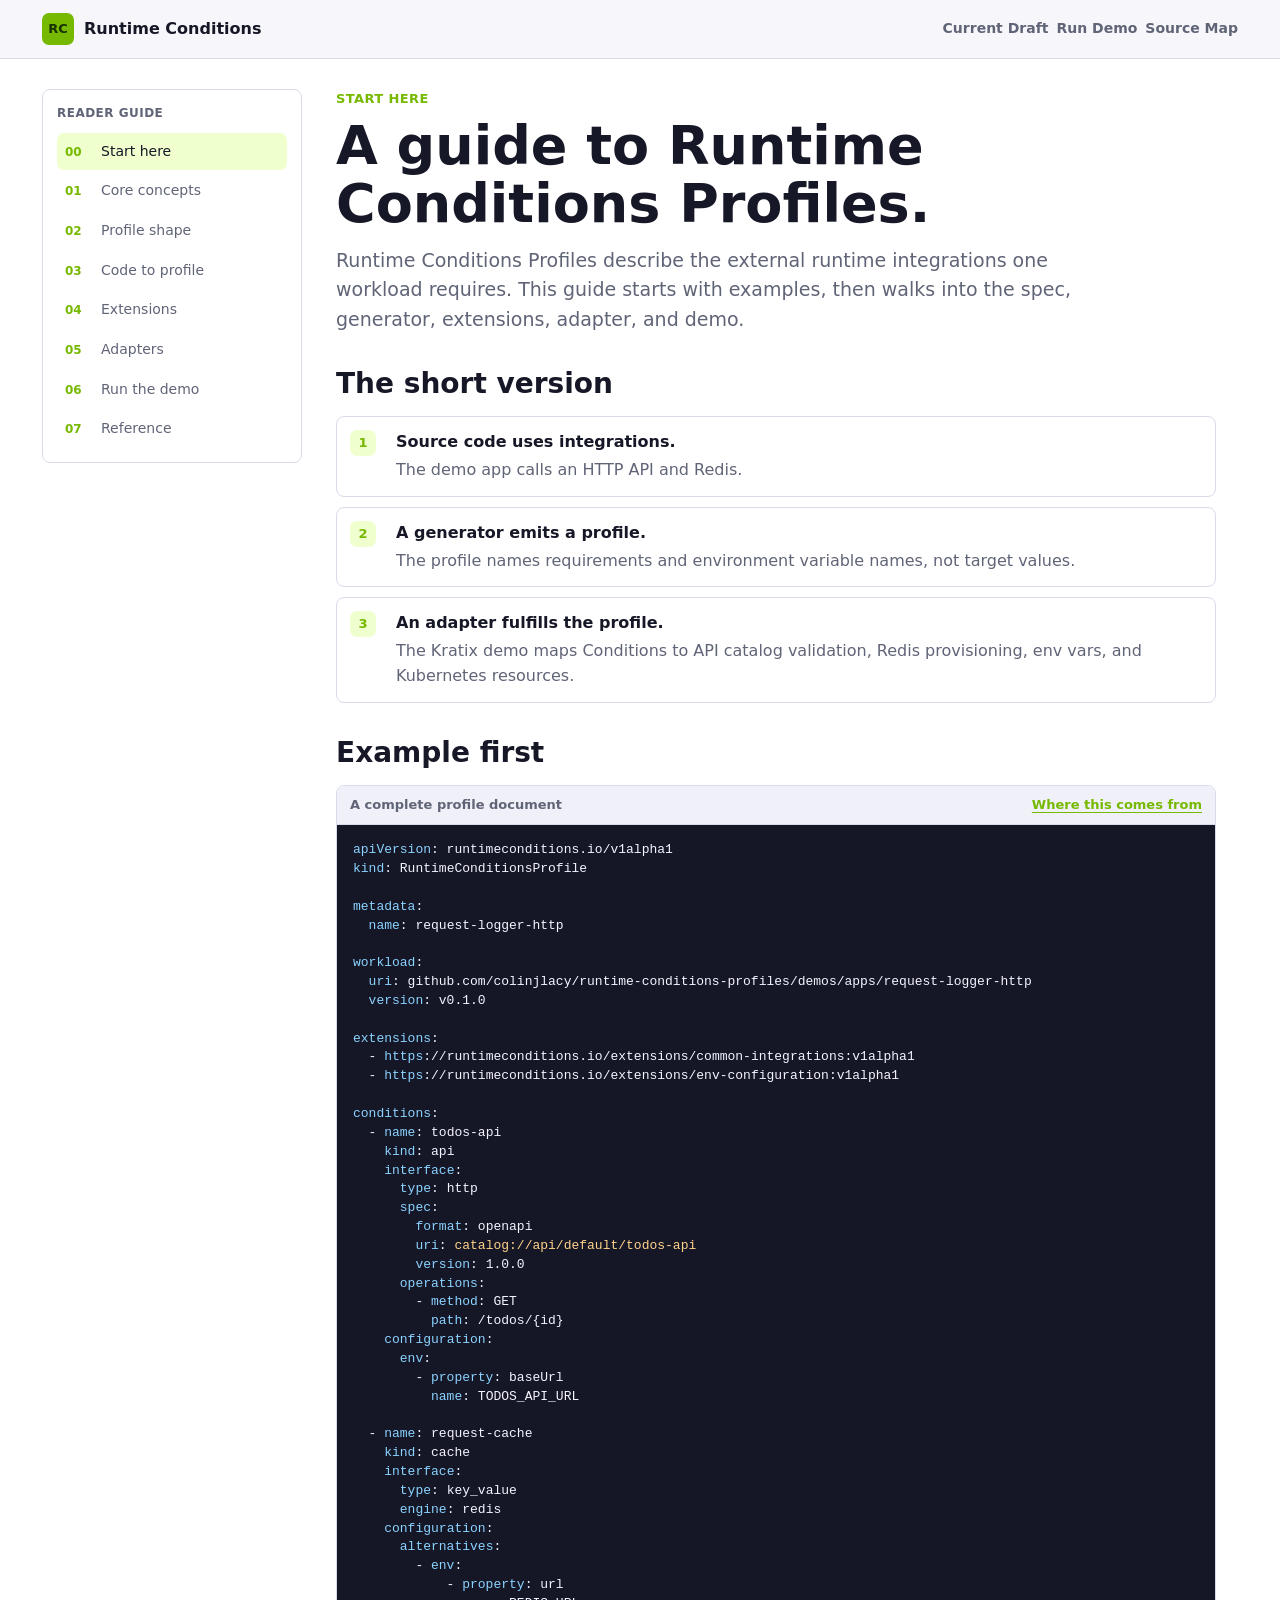
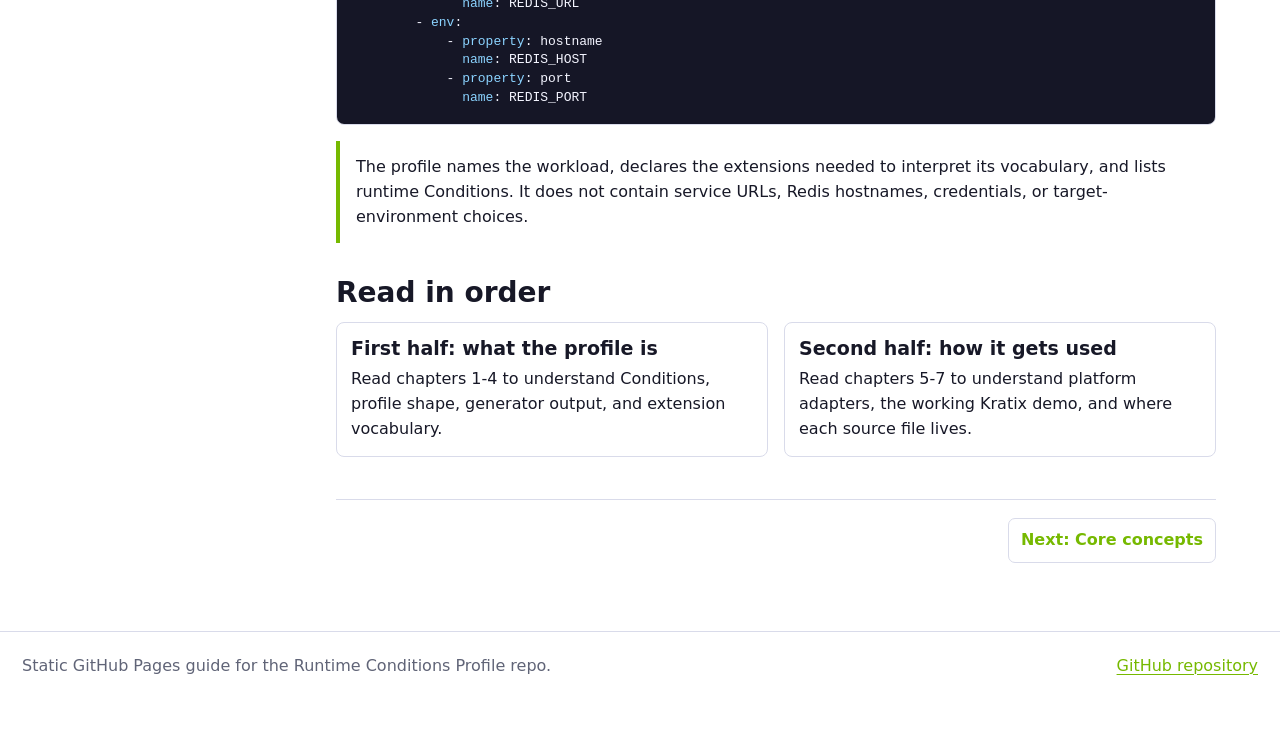
<file: site/index.html>
<!doctype html>
<html lang="en">
  <head>
    <meta charset="utf-8" />
    <meta name="viewport" content="width=device-width, initial-scale=1" />
    <title>Runtime Conditions Profile Guide</title>
    <meta name="description" content="Example-led guide to the Runtime Conditions Profile specification and demo." />
    <link rel="stylesheet" href="assets/styles.css" />
  </head>
  <body>
    <header class="site-header">
      <div class="header-inner">
        <a class="brand" href="index.html"><span class="brand-mark">RC</span> Runtime Conditions</a>
        <nav class="top-links" aria-label="Top links">
          <a href="https://github.com/colinjlacy/runtime-conditions-profiles/blob/main/docs/fifth-draft.md">Current Draft</a>
          <a href="https://github.com/colinjlacy/runtime-conditions-profiles/blob/main/demos/README.md">Run Demo</a>
          <a href="reference.html">Source Map</a>
        </nav>
      </div>
    </header>

    <div class="guide-layout">
      <aside class="sidebar" aria-label="Guide chapters">
        <p class="sidebar-title">Reader Guide</p>
        <ol class="chapter-list">
          <li><a aria-current="page" href="index.html"><span class="num">00</span><span>Start here</span></a></li>
          <li><a href="concepts.html"><span class="num">01</span><span>Core concepts</span></a></li>
          <li><a href="spec.html"><span class="num">02</span><span>Profile shape</span></a></li>
          <li><a href="developers.html"><span class="num">03</span><span>Code to profile</span></a></li>
          <li><a href="extensions.html"><span class="num">04</span><span>Extensions</span></a></li>
          <li><a href="platform.html"><span class="num">05</span><span>Adapters</span></a></li>
          <li><a href="demo.html"><span class="num">06</span><span>Run the demo</span></a></li>
          <li><a href="reference.html"><span class="num">07</span><span>Reference</span></a></li>
        </ol>
      </aside>

      <main class="content">
        <p class="chapter-label">Start here</p>
        <h1 class="page-title">A guide to Runtime Conditions Profiles.</h1>
        <p class="intro">
          Runtime Conditions Profiles describe the external runtime integrations one workload requires. This guide starts with examples, then walks into the spec, generator, extensions, adapter, and demo.
        </p>

        <section class="section">
          <h2>The short version</h2>
          <ol class="step-list">
            <li><span class="step-num">1</span><div><strong>Source code uses integrations.</strong><span>The demo app calls an HTTP API and Redis.</span></div></li>
            <li><span class="step-num">2</span><div><strong>A generator emits a profile.</strong><span>The profile names requirements and environment variable names, not target values.</span></div></li>
            <li><span class="step-num">3</span><div><strong>An adapter fulfills the profile.</strong><span>The Kratix demo maps Conditions to API catalog validation, Redis provisioning, env vars, and Kubernetes resources.</span></div></li>
          </ol>
        </section>

        <section class="section">
          <h2>Example first</h2>
          <div class="example">
            <div class="example-title">
              <span>A complete profile document</span>
              <a href="developers.html">Where this comes from</a>
            </div>
            <pre><code>apiVersion: runtimeconditions.io/v1alpha1
kind: RuntimeConditionsProfile

metadata:
  name: request-logger-http

workload:
  uri: github.com/colinjlacy/runtime-conditions-profiles/demos/apps/request-logger-http
  version: v0.1.0

extensions:
  - https://runtimeconditions.io/extensions/common-integrations:v1alpha1
  - https://runtimeconditions.io/extensions/env-configuration:v1alpha1

conditions:
  - name: todos-api
    kind: api
    interface:
      type: http
      spec:
        format: openapi
        uri: catalog://api/default/todos-api
        version: 1.0.0
      operations:
        - method: GET
          path: /todos/{id}
    configuration:
      env:
        - property: baseUrl
          name: TODOS_API_URL

  - name: request-cache
    kind: cache
    interface:
      type: key_value
      engine: redis
    configuration:
      alternatives:
        - env:
            - property: url
              name: REDIS_URL
        - env:
            - property: hostname
              name: REDIS_HOST
            - property: port
              name: REDIS_PORT</code></pre>
          </div>
          <div class="note">
            <p>The profile names the workload, declares the extensions needed to interpret its vocabulary, and lists runtime Conditions. It does not contain service URLs, Redis hostnames, credentials, or target-environment choices.</p>
          </div>
        </section>

        <section class="section">
          <h2>Read in order</h2>
          <div class="two-col">
            <div class="mini-card">
              <h3>First half: what the profile is</h3>
              <p>Read chapters 1-4 to understand Conditions, profile shape, generator output, and extension vocabulary.</p>
            </div>
            <div class="mini-card">
              <h3>Second half: how it gets used</h3>
              <p>Read chapters 5-7 to understand platform adapters, the working Kratix demo, and where each source file lives.</p>
            </div>
          </div>
        </section>

        <nav class="page-nav" aria-label="Page navigation">
          <span></span>
          <a href="concepts.html">Next: Core concepts</a>
        </nav>
      </main>
    </div>

    <footer class="footer">
      <div class="footer-inner">
        <span>Static GitHub Pages guide for the Runtime Conditions Profile repo.</span>
        <a href="https://github.com/colinjlacy/runtime-conditions-profiles">GitHub repository</a>
      </div>
    </footer>
    <script src="assets/syntax.js" defer></script>
  </body>
</html>
</file>
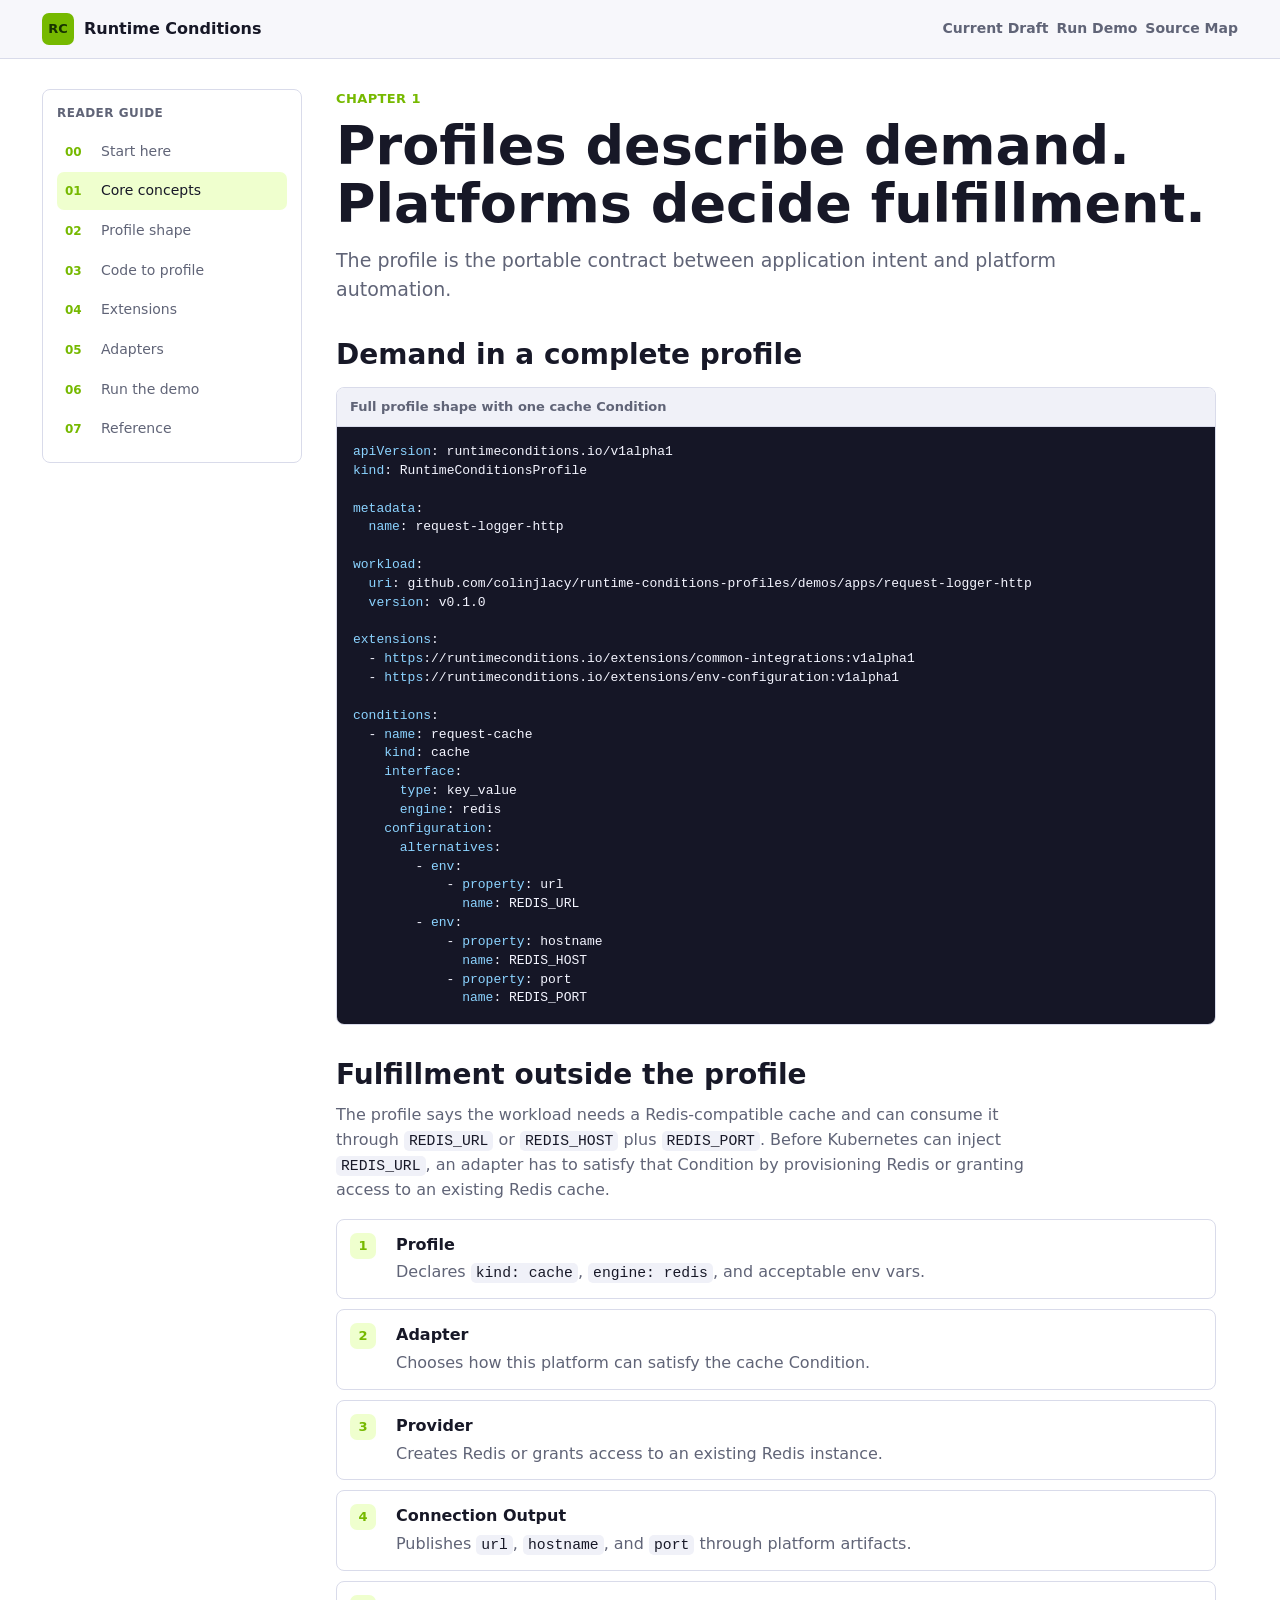
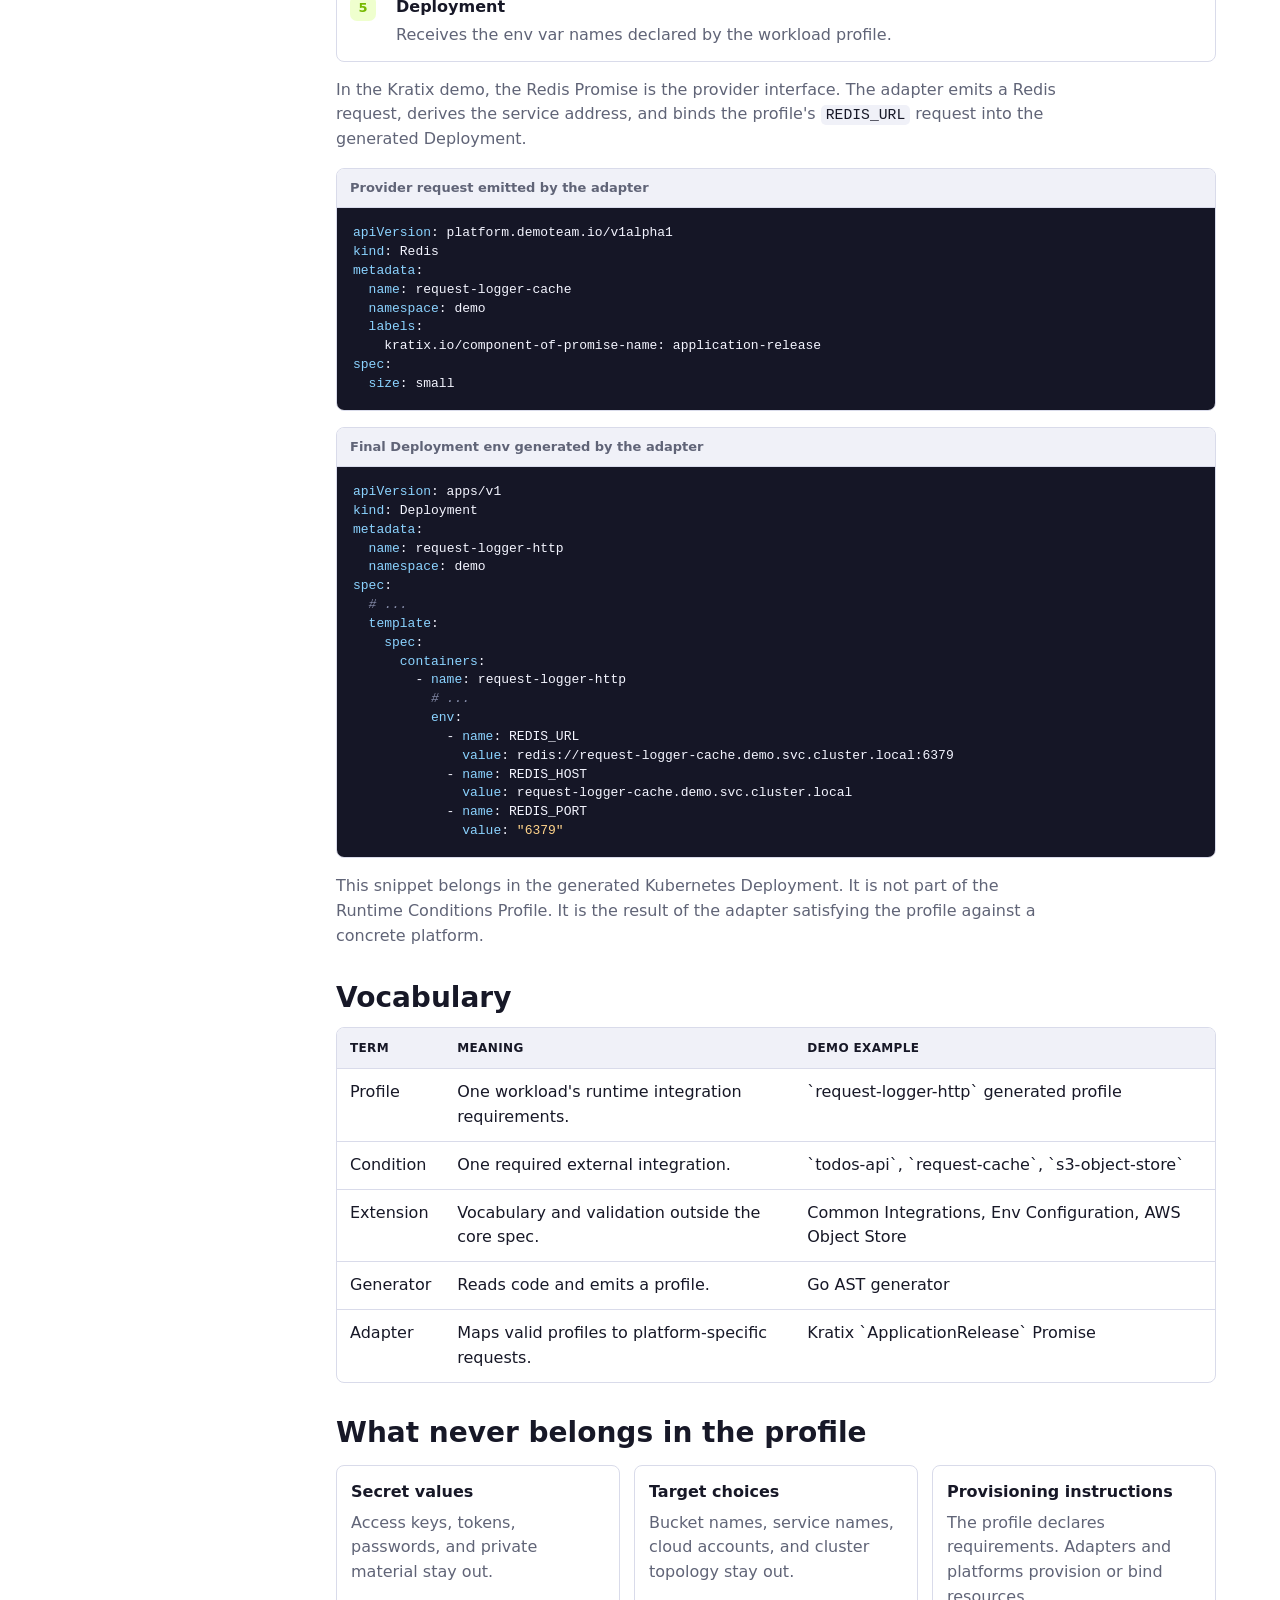
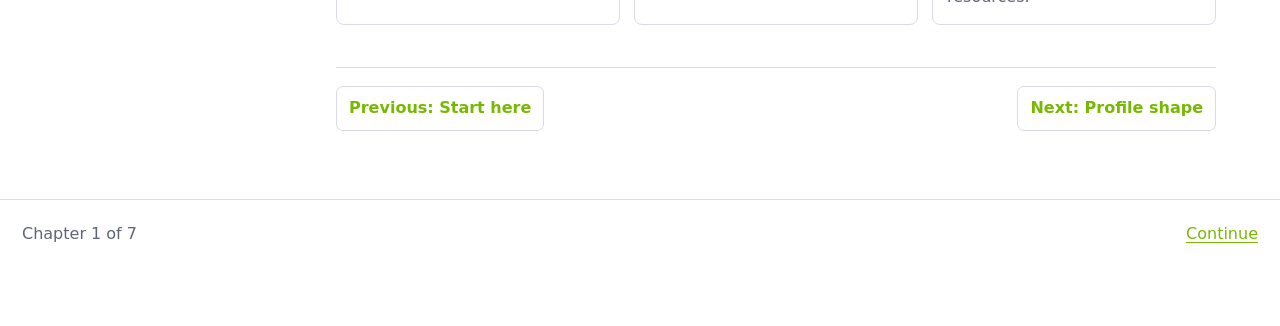
<file: site/concepts.html>
<!doctype html>
<html lang="en">
  <head>
    <meta charset="utf-8" />
    <meta name="viewport" content="width=device-width, initial-scale=1" />
    <title>Core Concepts | Runtime Conditions</title>
    <link rel="stylesheet" href="assets/styles.css" />
  </head>
  <body>
    <header class="site-header">
      <div class="header-inner">
        <a class="brand" href="index.html"><span class="brand-mark">RC</span> Runtime Conditions</a>
        <nav class="top-links" aria-label="Top links">
          <a href="https://github.com/colinjlacy/runtime-conditions-profiles/blob/main/docs/fifth-draft.md">Current Draft</a>
          <a href="https://github.com/colinjlacy/runtime-conditions-profiles/blob/main/demos/README.md">Run Demo</a>
          <a href="reference.html">Source Map</a>
        </nav>
      </div>
    </header>

    <div class="guide-layout">
      <aside class="sidebar" aria-label="Guide chapters">
        <p class="sidebar-title">Reader Guide</p>
        <ol class="chapter-list">
          <li><a href="index.html"><span class="num">00</span><span>Start here</span></a></li>
          <li><a aria-current="page" href="concepts.html"><span class="num">01</span><span>Core concepts</span></a></li>
          <li><a href="spec.html"><span class="num">02</span><span>Profile shape</span></a></li>
          <li><a href="developers.html"><span class="num">03</span><span>Code to profile</span></a></li>
          <li><a href="extensions.html"><span class="num">04</span><span>Extensions</span></a></li>
          <li><a href="platform.html"><span class="num">05</span><span>Adapters</span></a></li>
          <li><a href="demo.html"><span class="num">06</span><span>Run the demo</span></a></li>
          <li><a href="reference.html"><span class="num">07</span><span>Reference</span></a></li>
        </ol>
      </aside>

      <main class="content">
        <p class="chapter-label">Chapter 1</p>
        <h1 class="page-title">Profiles describe demand. Platforms decide fulfillment.</h1>
        <p class="intro">
          The profile is the portable contract between application intent and platform automation.
        </p>

        <section class="section">
          <h2>Demand in a complete profile</h2>
          <div class="example">
            <div class="example-title">Full profile shape with one cache Condition</div>
            <pre><code>apiVersion: runtimeconditions.io/v1alpha1
kind: RuntimeConditionsProfile

metadata:
  name: request-logger-http

workload:
  uri: github.com/colinjlacy/runtime-conditions-profiles/demos/apps/request-logger-http
  version: v0.1.0

extensions:
  - https://runtimeconditions.io/extensions/common-integrations:v1alpha1
  - https://runtimeconditions.io/extensions/env-configuration:v1alpha1

conditions:
  - name: request-cache
    kind: cache
    interface:
      type: key_value
      engine: redis
    configuration:
      alternatives:
        - env:
            - property: url
              name: REDIS_URL
        - env:
            - property: hostname
              name: REDIS_HOST
            - property: port
              name: REDIS_PORT</code></pre>
          </div>
        </section>

        <section class="section">
          <h2>Fulfillment outside the profile</h2>
          <p class="short">
            The profile says the workload needs a Redis-compatible cache and can consume it through <code>REDIS_URL</code> or <code>REDIS_HOST</code> plus <code>REDIS_PORT</code>. Before Kubernetes can inject <code>REDIS_URL</code>, an adapter has to satisfy that Condition by provisioning Redis or granting access to an existing Redis cache.
          </p>
          <ol class="step-list" aria-label="Redis fulfillment steps">
            <li>
              <span class="step-num">1</span>
              <div>
                <strong>Profile</strong>
                <span>Declares <code>kind: cache</code>, <code>engine: redis</code>, and acceptable env vars.</span>
              </div>
            </li>
            <li>
              <span class="step-num">2</span>
              <div>
                <strong>Adapter</strong>
                <span>Chooses how this platform can satisfy the cache Condition.</span>
              </div>
            </li>
            <li>
              <span class="step-num">3</span>
              <div>
                <strong>Provider</strong>
                <span>Creates Redis or grants access to an existing Redis instance.</span>
              </div>
            </li>
            <li>
              <span class="step-num">4</span>
              <div>
                <strong>Connection Output</strong>
                <span>Publishes <code>url</code>, <code>hostname</code>, and <code>port</code> through platform artifacts.</span>
              </div>
            </li>
            <li>
              <span class="step-num">5</span>
              <div>
                <strong>Deployment</strong>
                <span>Receives the env var names declared by the workload profile.</span>
              </div>
            </li>
          </ol>
          <p class="short">
            In the Kratix demo, the Redis Promise is the provider interface. The adapter emits a Redis request, derives the service address, and binds the profile's <code>REDIS_URL</code> request into the generated Deployment.
          </p>
          <div class="example">
            <div class="example-title">Provider request emitted by the adapter</div>
            <pre><code>apiVersion: platform.demoteam.io/v1alpha1
kind: Redis
metadata:
  name: request-logger-cache
  namespace: demo
  labels:
    kratix.io/component-of-promise-name: application-release
spec:
  size: small</code></pre>
          </div>
          <div class="example">
            <div class="example-title">Final Deployment env generated by the adapter</div>
            <pre><code>apiVersion: apps/v1
kind: Deployment
metadata:
  name: request-logger-http
  namespace: demo
spec:
  # ...
  template:
    spec:
      containers:
        - name: request-logger-http
          # ...
          env:
            - name: REDIS_URL
              value: redis://request-logger-cache.demo.svc.cluster.local:6379
            - name: REDIS_HOST
              value: request-logger-cache.demo.svc.cluster.local
            - name: REDIS_PORT
              value: "6379"</code></pre>
          </div>
          <p class="short">
            This snippet belongs in the generated Kubernetes Deployment. It is not part of the Runtime Conditions Profile. It is the result of the adapter satisfying the profile against a concrete platform.
          </p>
        </section>

        <section class="section">
          <h2>Vocabulary</h2>
          <div class="table-wrap">
            <table>
              <thead>
                <tr><th>Term</th><th>Meaning</th><th>Demo Example</th></tr>
              </thead>
              <tbody>
                <tr><td>Profile</td><td>One workload's runtime integration requirements.</td><td>`request-logger-http` generated profile</td></tr>
                <tr><td>Condition</td><td>One required external integration.</td><td>`todos-api`, `request-cache`, `s3-object-store`</td></tr>
                <tr><td>Extension</td><td>Vocabulary and validation outside the core spec.</td><td>Common Integrations, Env Configuration, AWS Object Store</td></tr>
                <tr><td>Generator</td><td>Reads code and emits a profile.</td><td>Go AST generator</td></tr>
                <tr><td>Adapter</td><td>Maps valid profiles to platform-specific requests.</td><td>Kratix `ApplicationRelease` Promise</td></tr>
              </tbody>
            </table>
          </div>
        </section>

        <section class="section">
          <h2>What never belongs in the profile</h2>
          <ul class="horizontal-list">
            <li class="mini-card"><strong>Secret values</strong><span>Access keys, tokens, passwords, and private material stay out.</span></li>
            <li class="mini-card"><strong>Target choices</strong><span>Bucket names, service names, cloud accounts, and cluster topology stay out.</span></li>
            <li class="mini-card"><strong>Provisioning instructions</strong><span>The profile declares requirements. Adapters and platforms provision or bind resources.</span></li>
          </ul>
        </section>

        <nav class="page-nav" aria-label="Page navigation">
          <a href="index.html">Previous: Start here</a>
          <a href="spec.html">Next: Profile shape</a>
        </nav>
      </main>
    </div>

    <footer class="footer">
      <div class="footer-inner">
        <span>Chapter 1 of 7</span>
        <a href="spec.html">Continue</a>
      </div>
    </footer>
    <script src="assets/syntax.js" defer></script>
  </body>
</html>
</file>
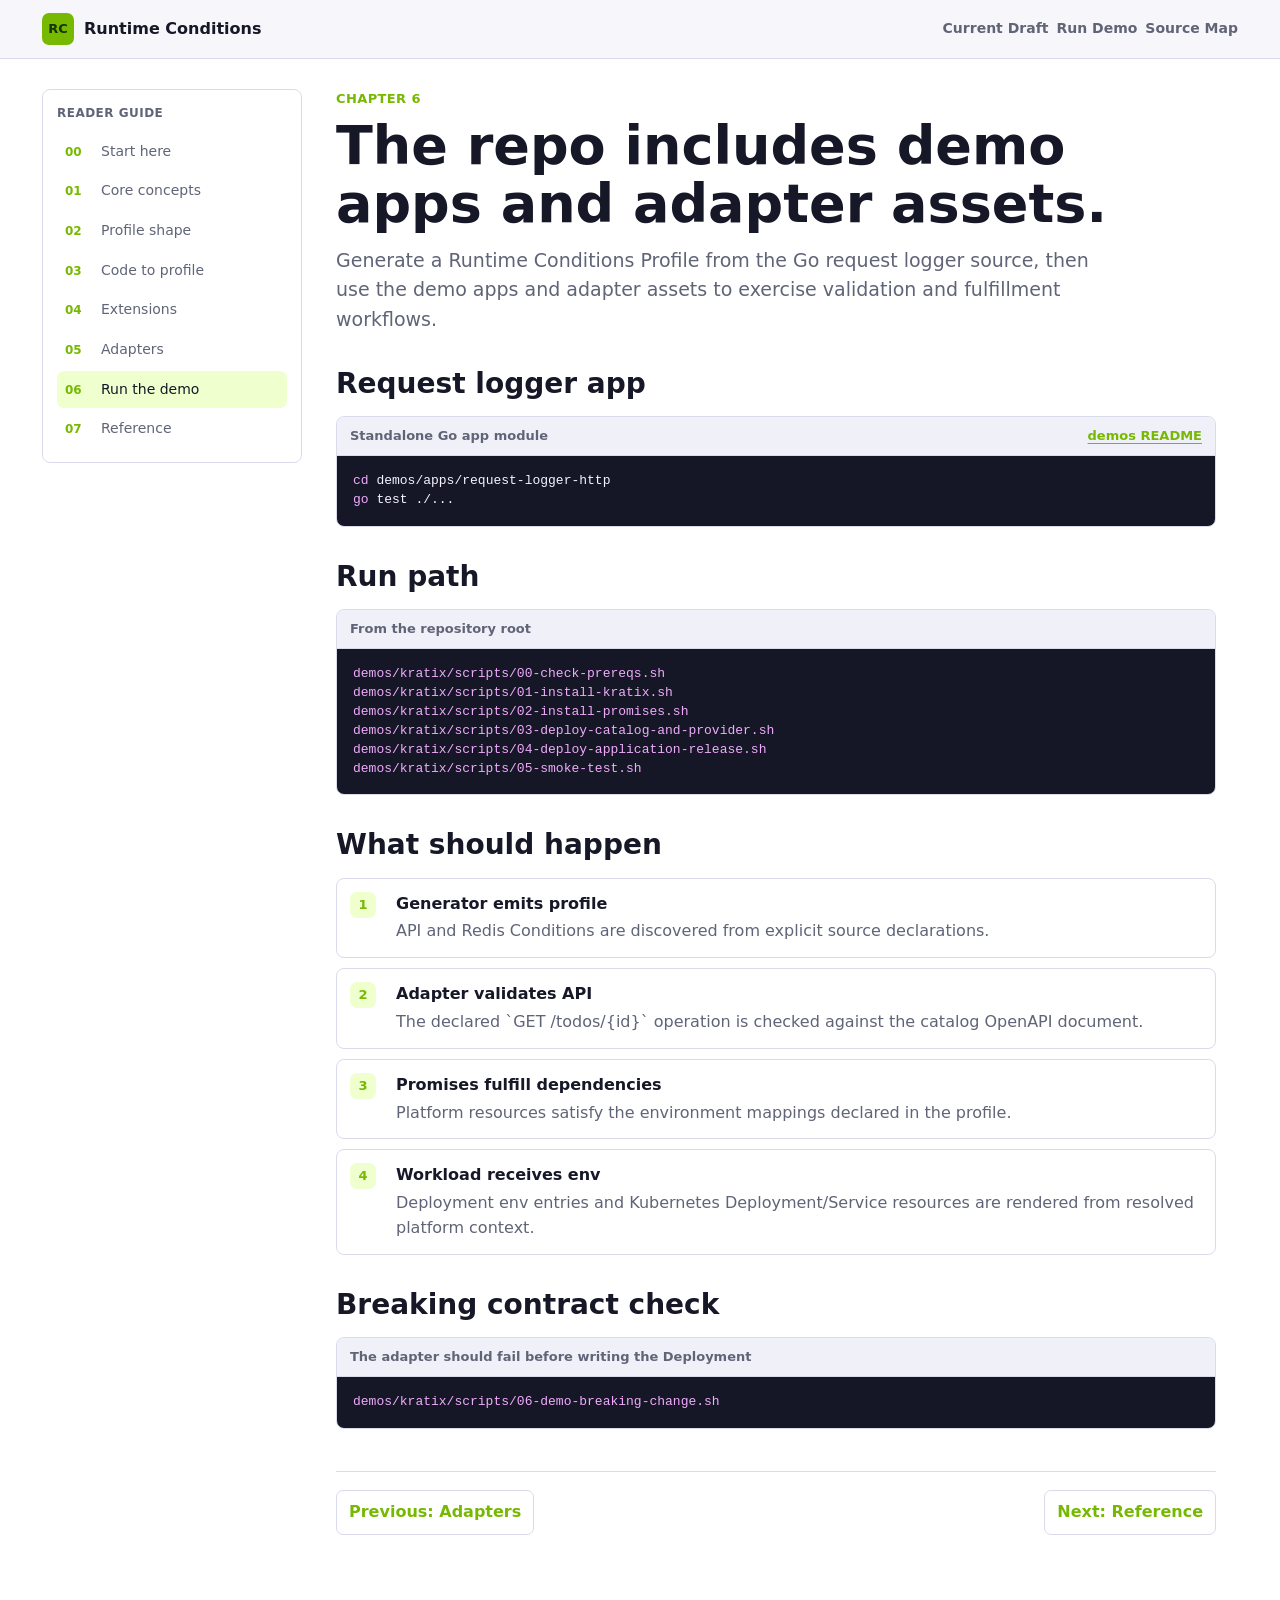
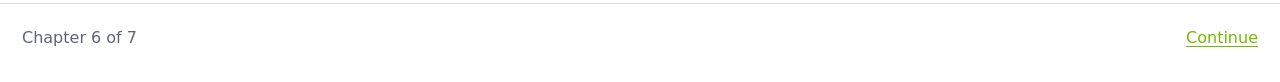
<file: site/demo.html>
<!doctype html>
<html lang="en">
  <head>
    <meta charset="utf-8" />
    <meta name="viewport" content="width=device-width, initial-scale=1" />
    <title>Run The Demo | Runtime Conditions</title>
    <link rel="stylesheet" href="assets/styles.css" />
  </head>
  <body>
    <header class="site-header">
      <div class="header-inner">
        <a class="brand" href="index.html"><span class="brand-mark">RC</span> Runtime Conditions</a>
        <nav class="top-links" aria-label="Top links">
          <a href="https://github.com/colinjlacy/runtime-conditions-profiles/blob/main/docs/fifth-draft.md">Current Draft</a>
          <a href="https://github.com/colinjlacy/runtime-conditions-profiles/blob/main/demos/README.md">Run Demo</a>
          <a href="reference.html">Source Map</a>
        </nav>
      </div>
    </header>

    <div class="guide-layout">
      <aside class="sidebar" aria-label="Guide chapters">
        <p class="sidebar-title">Reader Guide</p>
        <ol class="chapter-list">
          <li><a href="index.html"><span class="num">00</span><span>Start here</span></a></li>
          <li><a href="concepts.html"><span class="num">01</span><span>Core concepts</span></a></li>
          <li><a href="spec.html"><span class="num">02</span><span>Profile shape</span></a></li>
          <li><a href="developers.html"><span class="num">03</span><span>Code to profile</span></a></li>
          <li><a href="extensions.html"><span class="num">04</span><span>Extensions</span></a></li>
          <li><a href="platform.html"><span class="num">05</span><span>Adapters</span></a></li>
          <li><a aria-current="page" href="demo.html"><span class="num">06</span><span>Run the demo</span></a></li>
          <li><a href="reference.html"><span class="num">07</span><span>Reference</span></a></li>
        </ol>
      </aside>

      <main class="content">
        <p class="chapter-label">Chapter 6</p>
        <h1 class="page-title">The repo includes demo apps and adapter assets.</h1>
        <p class="intro">
          Generate a Runtime Conditions Profile from the Go request logger source, then use the demo apps and adapter assets to exercise validation and fulfillment workflows.
        </p>

        <section class="section">
          <h2>Request logger app</h2>
          <div class="example">
            <div class="example-title">
              <span>Standalone Go app module</span>
              <a href="https://github.com/colinjlacy/runtime-conditions-profiles/blob/main/demos/README.md">demos README</a>
            </div>
            <pre><code>cd demos/apps/request-logger-http
go test ./...</code></pre>
          </div>
        </section>

        <section class="section">
          <h2>Run path</h2>
          <div class="example">
            <div class="example-title">From the repository root</div>
            <pre><code>demos/kratix/scripts/00-check-prereqs.sh
demos/kratix/scripts/01-install-kratix.sh
demos/kratix/scripts/02-install-promises.sh
demos/kratix/scripts/03-deploy-catalog-and-provider.sh
demos/kratix/scripts/04-deploy-application-release.sh
demos/kratix/scripts/05-smoke-test.sh</code></pre>
          </div>
        </section>

        <section class="section">
          <h2>What should happen</h2>
          <ol class="step-list">
            <li><span class="step-num">1</span><div><strong>Generator emits profile</strong><span>API and Redis Conditions are discovered from explicit source declarations.</span></div></li>
            <li><span class="step-num">2</span><div><strong>Adapter validates API</strong><span>The declared `GET /todos/{id}` operation is checked against the catalog OpenAPI document.</span></div></li>
            <li><span class="step-num">3</span><div><strong>Promises fulfill dependencies</strong><span>Platform resources satisfy the environment mappings declared in the profile.</span></div></li>
            <li><span class="step-num">4</span><div><strong>Workload receives env</strong><span>Deployment env entries and Kubernetes Deployment/Service resources are rendered from resolved platform context.</span></div></li>
          </ol>
        </section>

        <section class="section">
          <h2>Breaking contract check</h2>
          <div class="example">
            <div class="example-title">The adapter should fail before writing the Deployment</div>
            <pre><code>demos/kratix/scripts/06-demo-breaking-change.sh</code></pre>
          </div>
        </section>

        <nav class="page-nav" aria-label="Page navigation">
          <a href="platform.html">Previous: Adapters</a>
          <a href="reference.html">Next: Reference</a>
        </nav>
      </main>
    </div>

    <footer class="footer">
      <div class="footer-inner">
        <span>Chapter 6 of 7</span>
        <a href="reference.html">Continue</a>
      </div>
    </footer>
    <script src="assets/syntax.js" defer></script>
  </body>
</html>
</file>
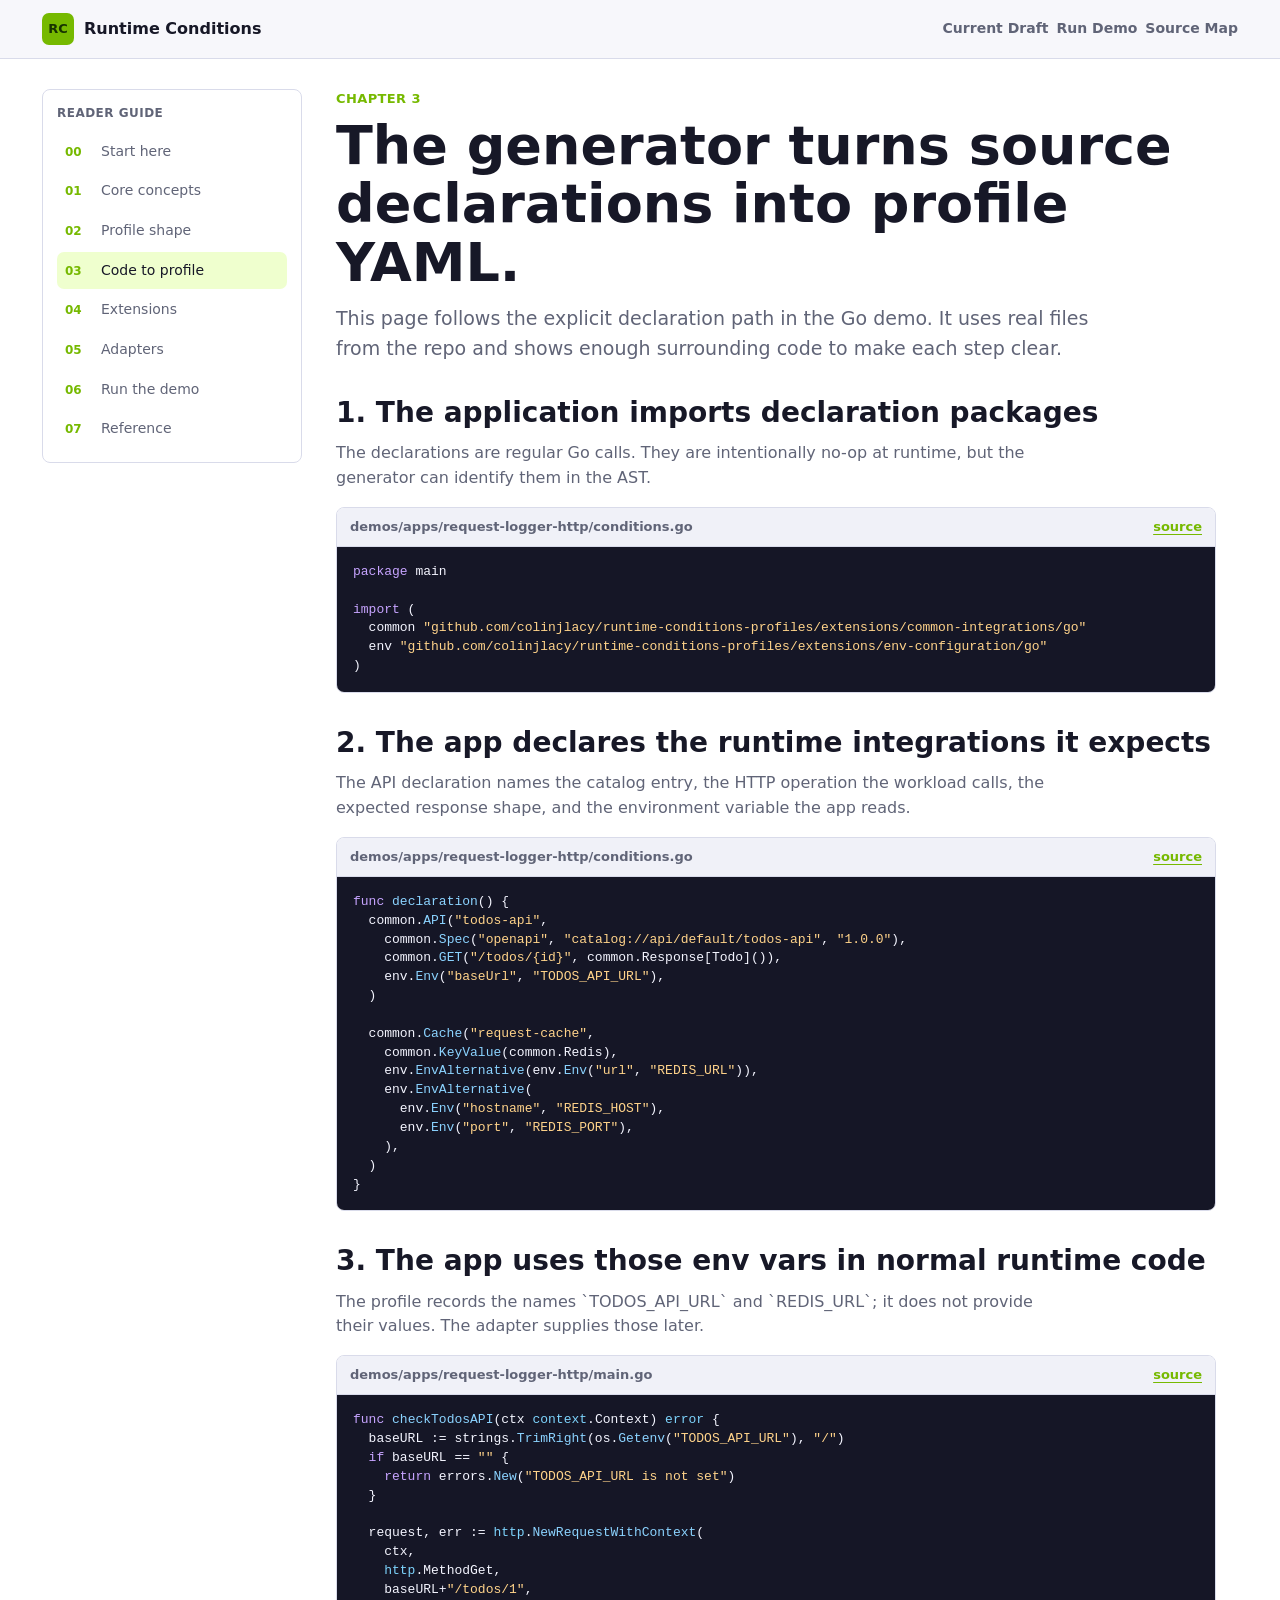
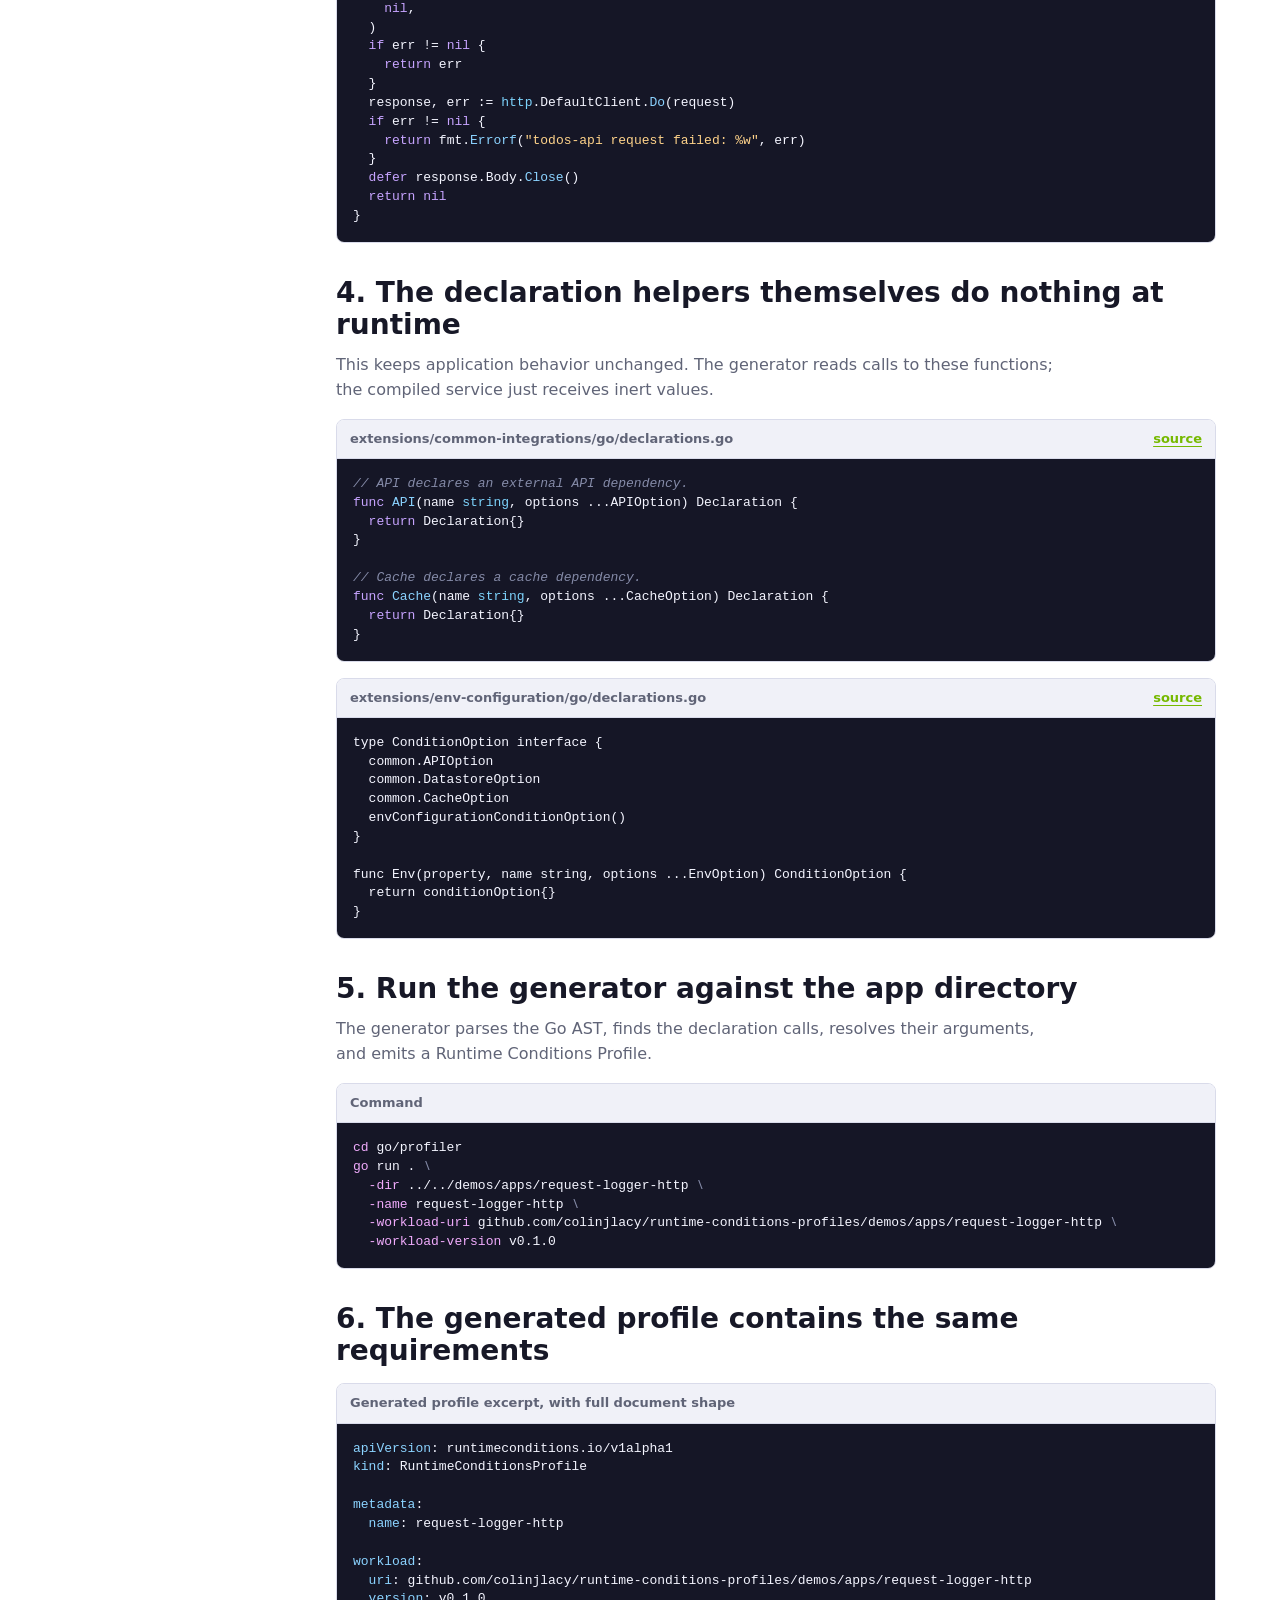
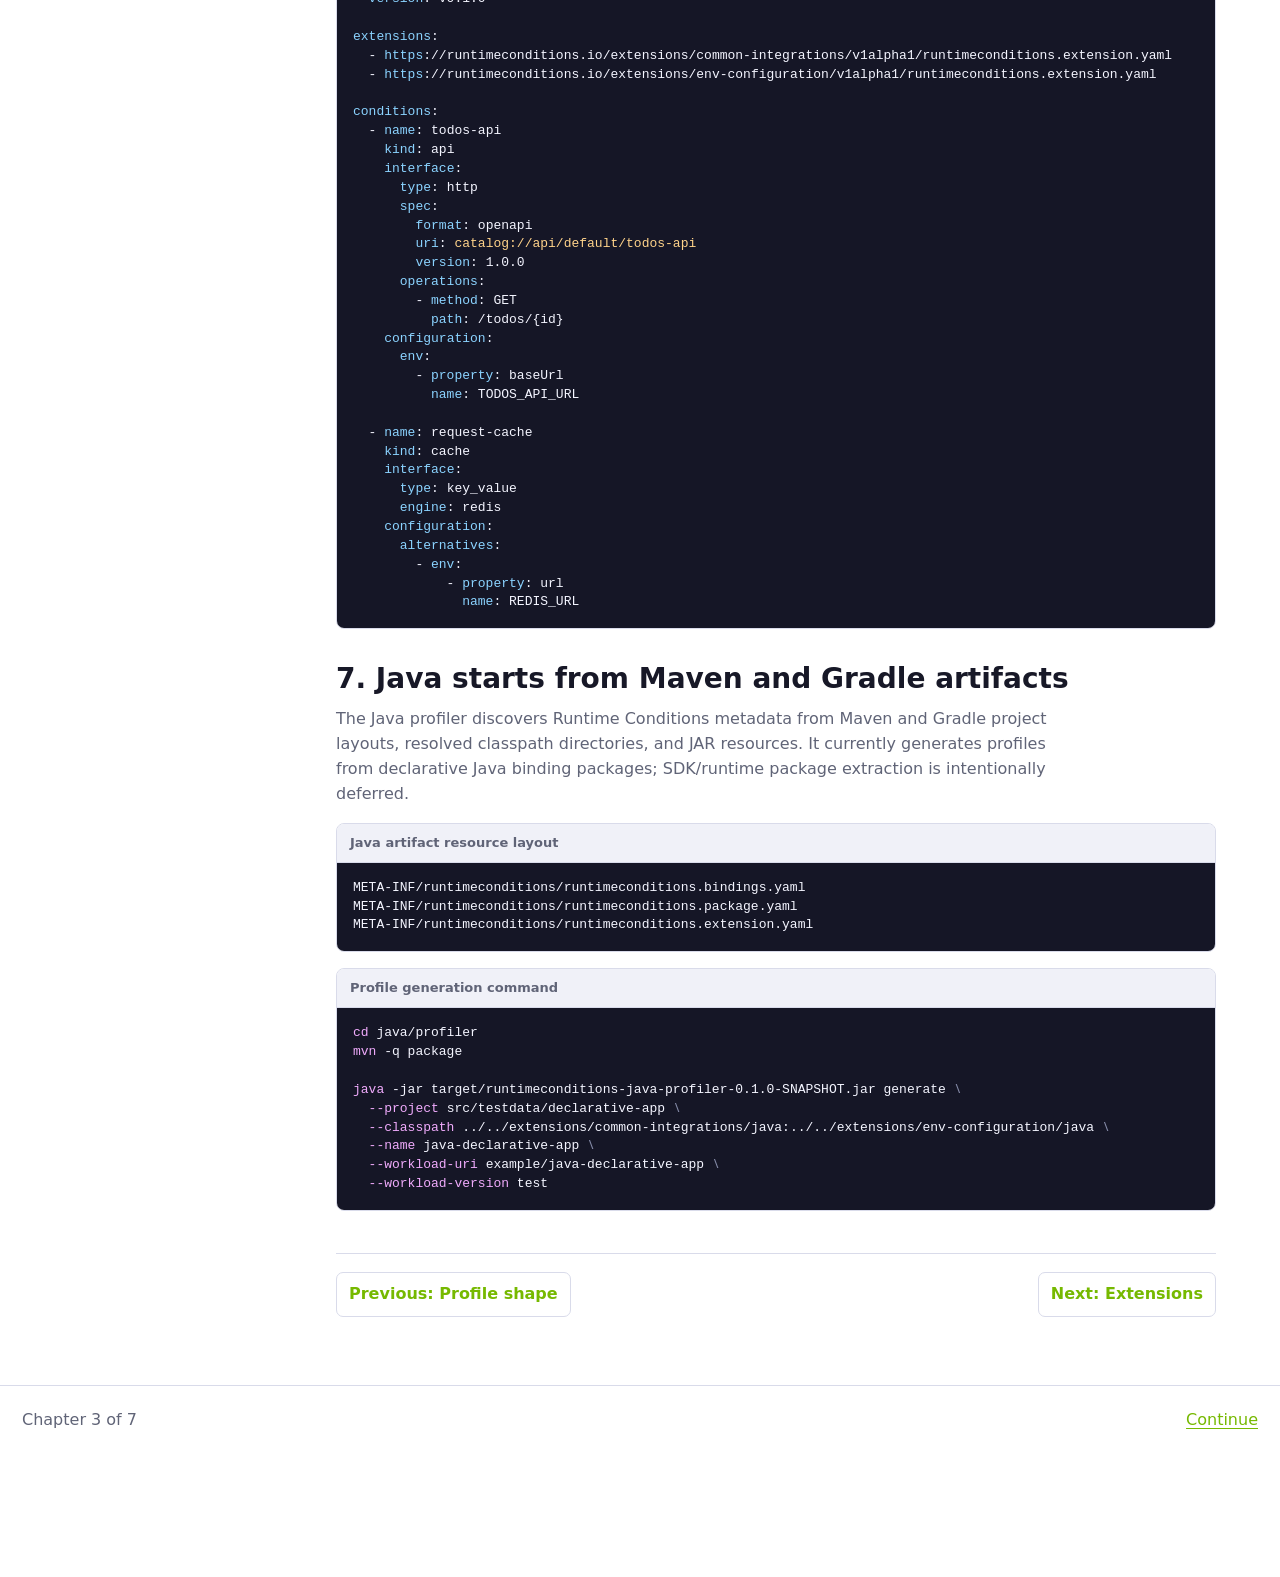
<file: site/developers.html>
<!doctype html>
<html lang="en">
  <head>
    <meta charset="utf-8" />
    <meta name="viewport" content="width=device-width, initial-scale=1" />
    <title>Code To Profile | Runtime Conditions</title>
    <link rel="stylesheet" href="assets/styles.css" />
  </head>
  <body>
    <header class="site-header">
      <div class="header-inner">
        <a class="brand" href="index.html"><span class="brand-mark">RC</span> Runtime Conditions</a>
        <nav class="top-links" aria-label="Top links">
          <a href="https://github.com/colinjlacy/runtime-conditions-profiles/blob/main/docs/sixth-draft.md">Current Draft</a>
          <a href="https://github.com/colinjlacy/runtime-conditions-profiles/blob/main/demos/README.md">Run Demo</a>
          <a href="reference.html">Source Map</a>
        </nav>
      </div>
    </header>

    <div class="guide-layout">
      <aside class="sidebar" aria-label="Guide chapters">
        <p class="sidebar-title">Reader Guide</p>
        <ol class="chapter-list">
          <li><a href="index.html"><span class="num">00</span><span>Start here</span></a></li>
          <li><a href="concepts.html"><span class="num">01</span><span>Core concepts</span></a></li>
          <li><a href="spec.html"><span class="num">02</span><span>Profile shape</span></a></li>
          <li><a aria-current="page" href="developers.html"><span class="num">03</span><span>Code to profile</span></a></li>
          <li><a href="extensions.html"><span class="num">04</span><span>Extensions</span></a></li>
          <li><a href="platform.html"><span class="num">05</span><span>Adapters</span></a></li>
          <li><a href="demo.html"><span class="num">06</span><span>Run the demo</span></a></li>
          <li><a href="reference.html"><span class="num">07</span><span>Reference</span></a></li>
        </ol>
      </aside>

      <main class="content">
        <p class="chapter-label">Chapter 3</p>
        <h1 class="page-title">The generator turns source declarations into profile YAML.</h1>
        <p class="intro">
          This page follows the explicit declaration path in the Go demo. It uses real files from the repo and shows enough surrounding code to make each step clear.
        </p>

        <section class="section">
          <h2>1. The application imports declaration packages</h2>
          <p class="short">The declarations are regular Go calls. They are intentionally no-op at runtime, but the generator can identify them in the AST.</p>
          <div class="example">
            <div class="example-title">
              <span>demos/apps/request-logger-http/conditions.go</span>
              <a href="https://github.com/colinjlacy/runtime-conditions-profiles/blob/main/demos/apps/request-logger-http/conditions.go">source</a>
            </div>
            <pre><code>package main

import (
  common "github.com/colinjlacy/runtime-conditions-profiles/extensions/common-integrations/go"
  env "github.com/colinjlacy/runtime-conditions-profiles/extensions/env-configuration/go"
)</code></pre>
          </div>
        </section>

        <section class="section">
          <h2>2. The app declares the runtime integrations it expects</h2>
          <p class="short">The API declaration names the catalog entry, the HTTP operation the workload calls, the expected response shape, and the environment variable the app reads.</p>
          <div class="example">
            <div class="example-title">
              <span>demos/apps/request-logger-http/conditions.go</span>
              <a href="https://github.com/colinjlacy/runtime-conditions-profiles/blob/main/demos/apps/request-logger-http/conditions.go">source</a>
            </div>
            <pre><code>func declaration() {
  common.API("todos-api",
    common.Spec("openapi", "catalog://api/default/todos-api", "1.0.0"),
    common.GET("/todos/{id}", common.Response[Todo]()),
    env.Env("baseUrl", "TODOS_API_URL"),
  )

  common.Cache("request-cache",
    common.KeyValue(common.Redis),
    env.EnvAlternative(env.Env("url", "REDIS_URL")),
    env.EnvAlternative(
      env.Env("hostname", "REDIS_HOST"),
      env.Env("port", "REDIS_PORT"),
    ),
  )
}</code></pre>
          </div>
        </section>

        <section class="section">
          <h2>3. The app uses those env vars in normal runtime code</h2>
          <p class="short">The profile records the names `TODOS_API_URL` and `REDIS_URL`; it does not provide their values. The adapter supplies those later.</p>
          <div class="example">
            <div class="example-title">
              <span>demos/apps/request-logger-http/main.go</span>
              <a href="https://github.com/colinjlacy/runtime-conditions-profiles/blob/main/demos/apps/request-logger-http/main.go">source</a>
            </div>
            <pre><code>func checkTodosAPI(ctx context.Context) error {
  baseURL := strings.TrimRight(os.Getenv("TODOS_API_URL"), "/")
  if baseURL == "" {
    return errors.New("TODOS_API_URL is not set")
  }

  request, err := http.NewRequestWithContext(
    ctx,
    http.MethodGet,
    baseURL+"/todos/1",
    nil,
  )
  if err != nil {
    return err
  }
  response, err := http.DefaultClient.Do(request)
  if err != nil {
    return fmt.Errorf("todos-api request failed: %w", err)
  }
  defer response.Body.Close()
  return nil
}</code></pre>
          </div>
        </section>

        <section class="section">
          <h2>4. The declaration helpers themselves do nothing at runtime</h2>
          <p class="short">This keeps application behavior unchanged. The generator reads calls to these functions; the compiled service just receives inert values.</p>
          <div class="example">
            <div class="example-title">
              <span>extensions/common-integrations/go/declarations.go</span>
              <a href="https://github.com/colinjlacy/runtime-conditions-profiles/blob/main/extensions/common-integrations/go/declarations.go">source</a>
            </div>
            <pre><code>// API declares an external API dependency.
func API(name string, options ...APIOption) Declaration {
  return Declaration{}
}

// Cache declares a cache dependency.
func Cache(name string, options ...CacheOption) Declaration {
  return Declaration{}
}</code></pre>
          </div>
          <div class="example">
            <div class="example-title">
              <span>extensions/env-configuration/go/declarations.go</span>
              <a href="https://github.com/colinjlacy/runtime-conditions-profiles/blob/main/extensions/env-configuration/go/declarations.go">source</a>
            </div>
            <pre><code>type ConditionOption interface {
  common.APIOption
  common.DatastoreOption
  common.CacheOption
  envConfigurationConditionOption()
}

func Env(property, name string, options ...EnvOption) ConditionOption {
  return conditionOption{}
}</code></pre>
          </div>
        </section>

        <section class="section">
          <h2>5. Run the generator against the app directory</h2>
          <p class="short">The generator parses the Go AST, finds the declaration calls, resolves their arguments, and emits a Runtime Conditions Profile.</p>
          <div class="example">
            <div class="example-title">Command</div>
            <pre><code>cd go/profiler
go run . \
  -dir ../../demos/apps/request-logger-http \
  -name request-logger-http \
  -workload-uri github.com/colinjlacy/runtime-conditions-profiles/demos/apps/request-logger-http \
  -workload-version v0.1.0</code></pre>
          </div>
        </section>

        <section class="section">
          <h2>6. The generated profile contains the same requirements</h2>
          <div class="example">
            <div class="example-title">Generated profile excerpt, with full document shape</div>
            <pre><code>apiVersion: runtimeconditions.io/v1alpha1
kind: RuntimeConditionsProfile

metadata:
  name: request-logger-http

workload:
  uri: github.com/colinjlacy/runtime-conditions-profiles/demos/apps/request-logger-http
  version: v0.1.0

extensions:
  - https://runtimeconditions.io/extensions/common-integrations/v1alpha1/runtimeconditions.extension.yaml
  - https://runtimeconditions.io/extensions/env-configuration/v1alpha1/runtimeconditions.extension.yaml

conditions:
  - name: todos-api
    kind: api
    interface:
      type: http
      spec:
        format: openapi
        uri: catalog://api/default/todos-api
        version: 1.0.0
      operations:
        - method: GET
          path: /todos/{id}
    configuration:
      env:
        - property: baseUrl
          name: TODOS_API_URL

  - name: request-cache
    kind: cache
    interface:
      type: key_value
      engine: redis
    configuration:
      alternatives:
        - env:
            - property: url
              name: REDIS_URL</code></pre>
          </div>
        </section>

        <section class="section">
          <h2>7. Java starts from Maven and Gradle artifacts</h2>
          <p class="short">
            The Java profiler discovers Runtime Conditions metadata from Maven and Gradle project layouts, resolved classpath directories, and JAR resources. It currently generates profiles from declarative Java binding packages; SDK/runtime package extraction is intentionally deferred.
          </p>
          <div class="example">
            <div class="example-title">Java artifact resource layout</div>
            <pre><code>META-INF/runtimeconditions/runtimeconditions.bindings.yaml
META-INF/runtimeconditions/runtimeconditions.package.yaml
META-INF/runtimeconditions/runtimeconditions.extension.yaml</code></pre>
          </div>
          <div class="example">
            <div class="example-title">Profile generation command</div>
            <pre><code>cd java/profiler
mvn -q package

java -jar target/runtimeconditions-java-profiler-0.1.0-SNAPSHOT.jar generate \
  --project src/testdata/declarative-app \
  --classpath ../../extensions/common-integrations/java:../../extensions/env-configuration/java \
  --name java-declarative-app \
  --workload-uri example/java-declarative-app \
  --workload-version test</code></pre>
          </div>
        </section>

        <nav class="page-nav" aria-label="Page navigation">
          <a href="spec.html">Previous: Profile shape</a>
          <a href="extensions.html">Next: Extensions</a>
        </nav>
      </main>
    </div>

    <footer class="footer">
      <div class="footer-inner">
        <span>Chapter 3 of 7</span>
        <a href="extensions.html">Continue</a>
      </div>
    </footer>
    <script src="assets/syntax.js" defer></script>
  </body>
</html>
</file>
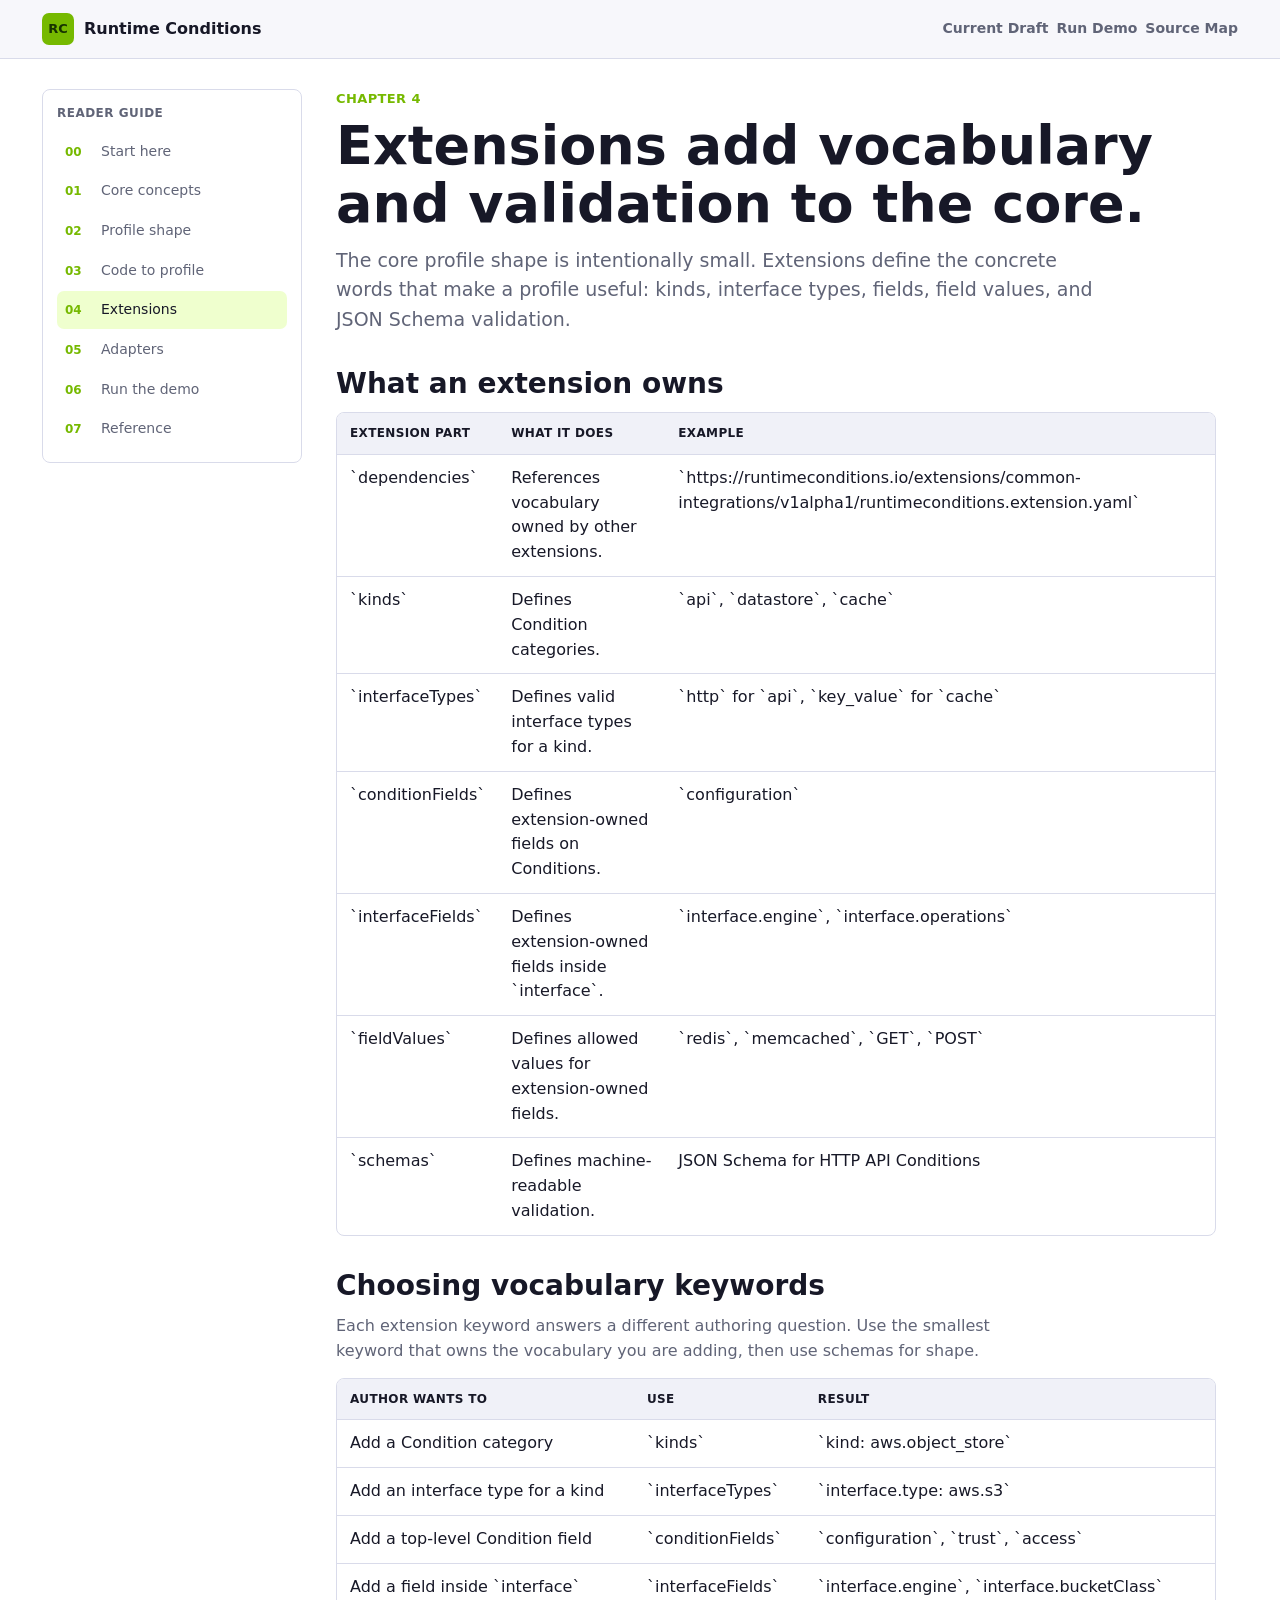
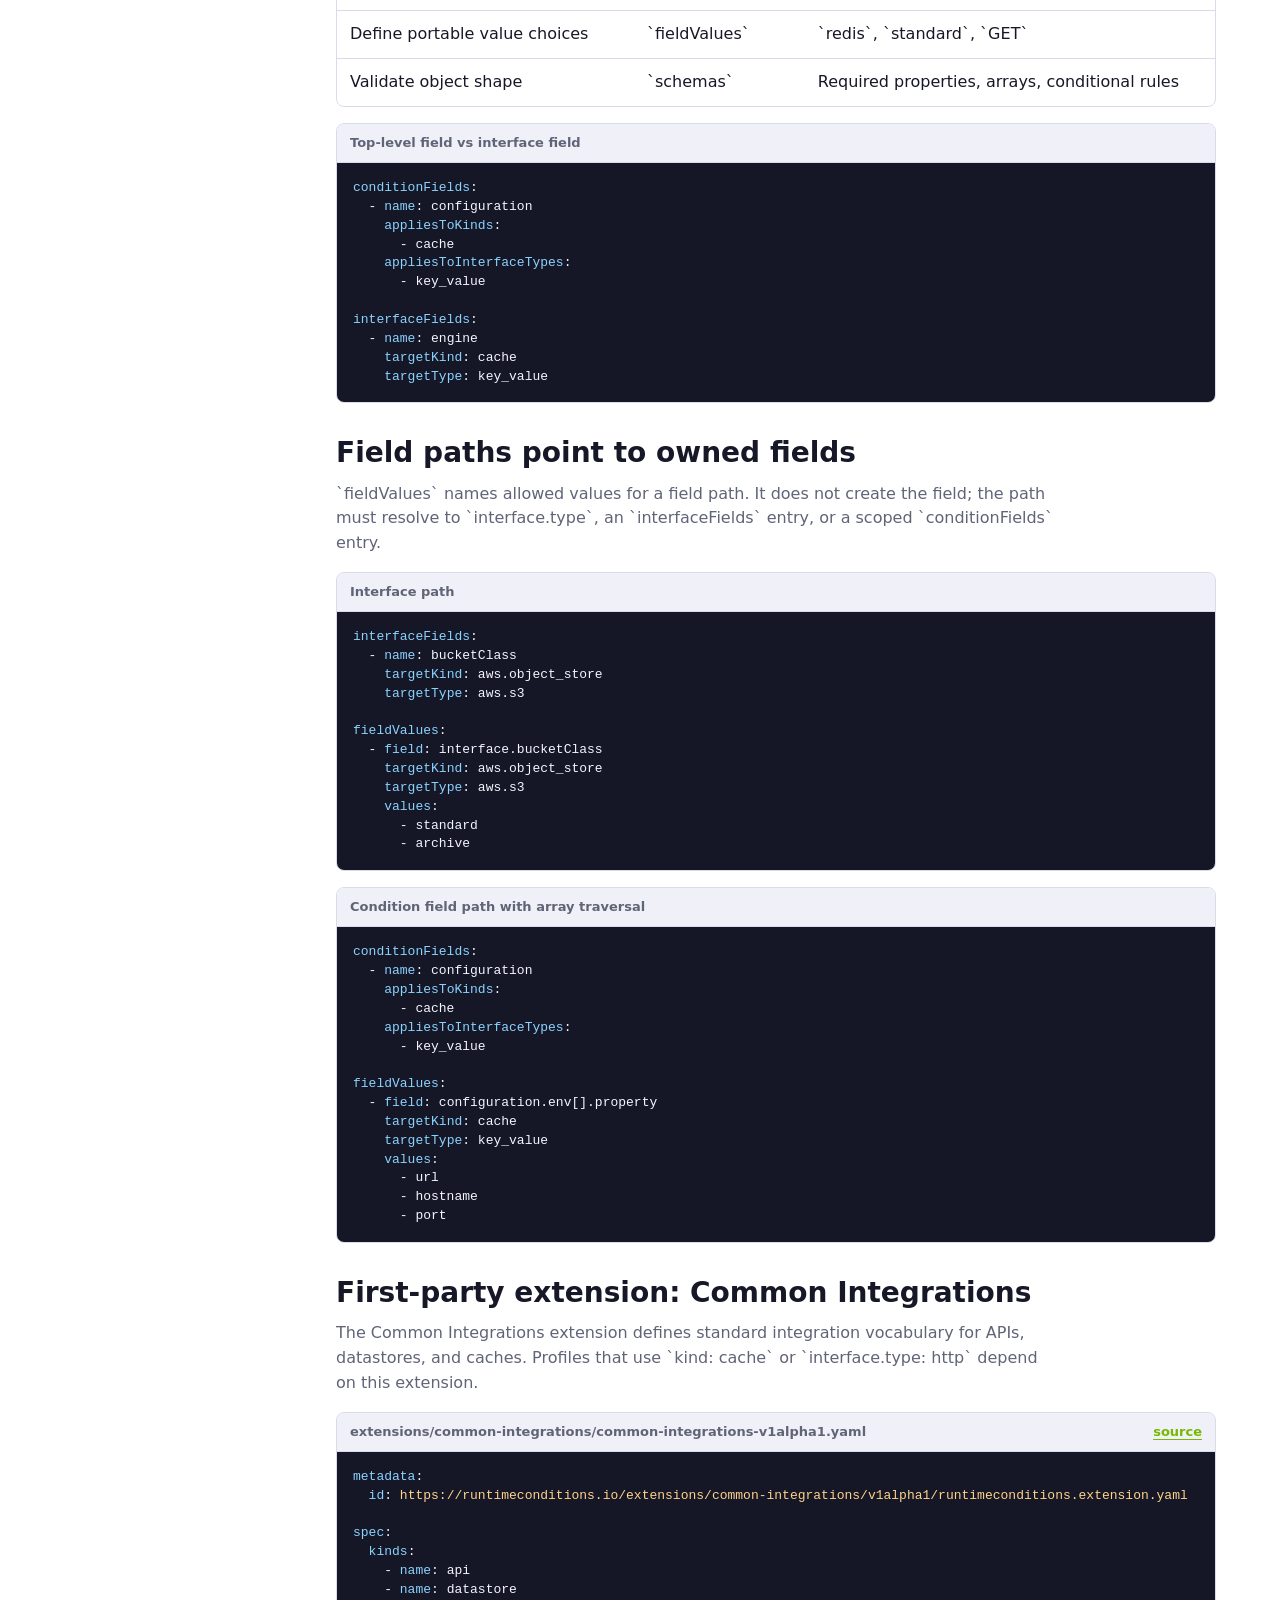
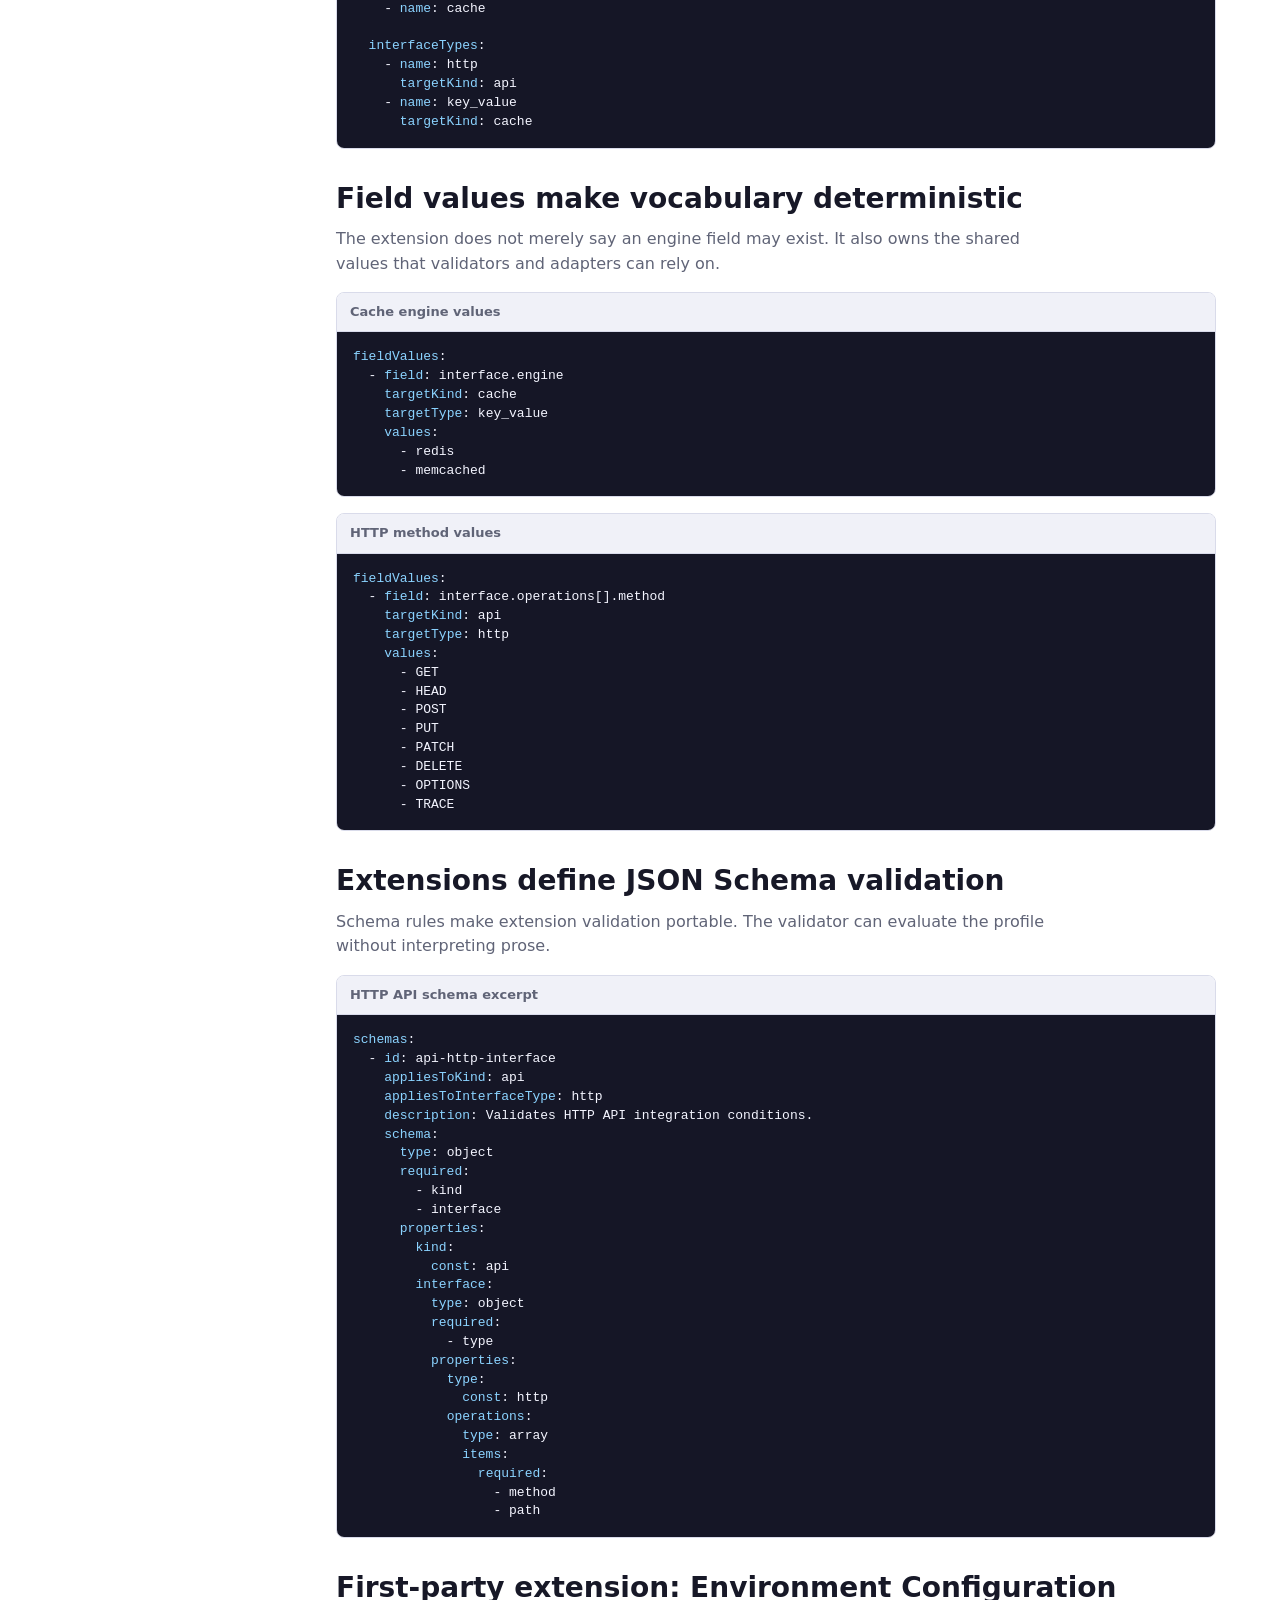
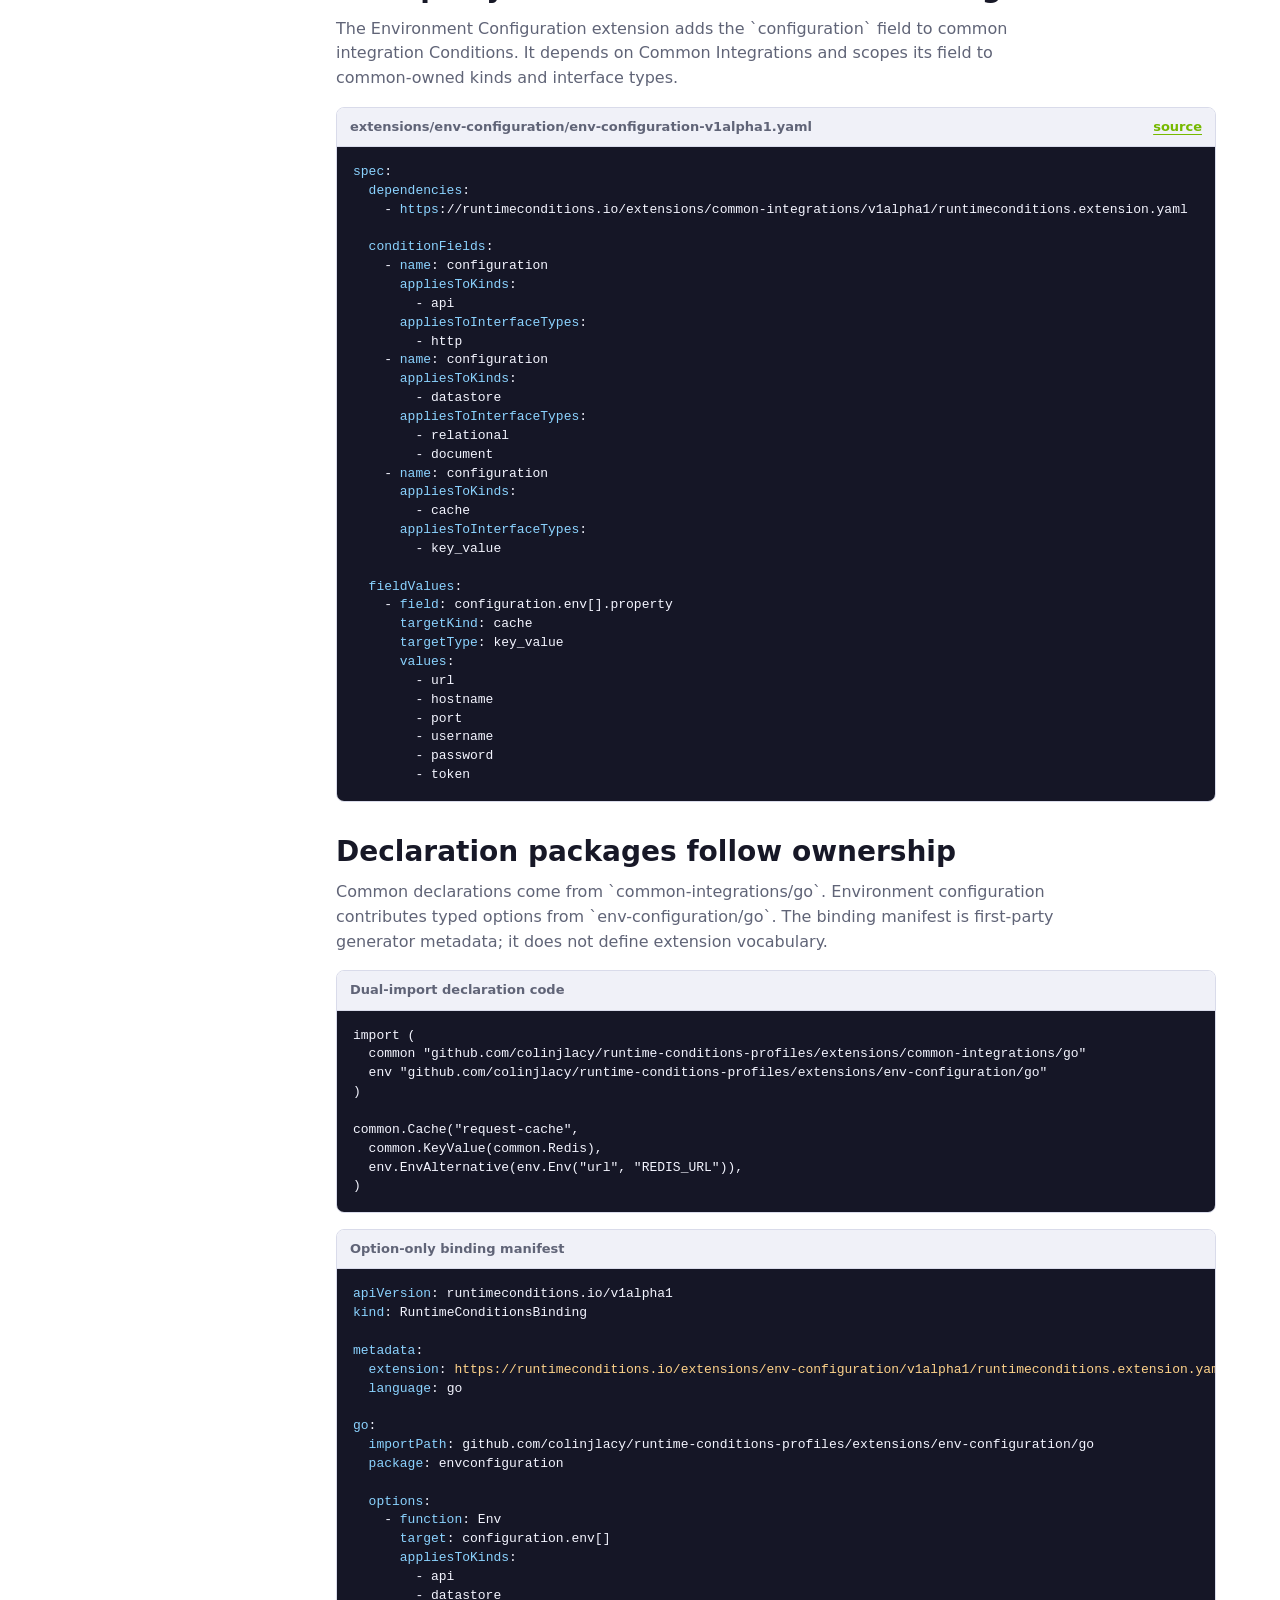
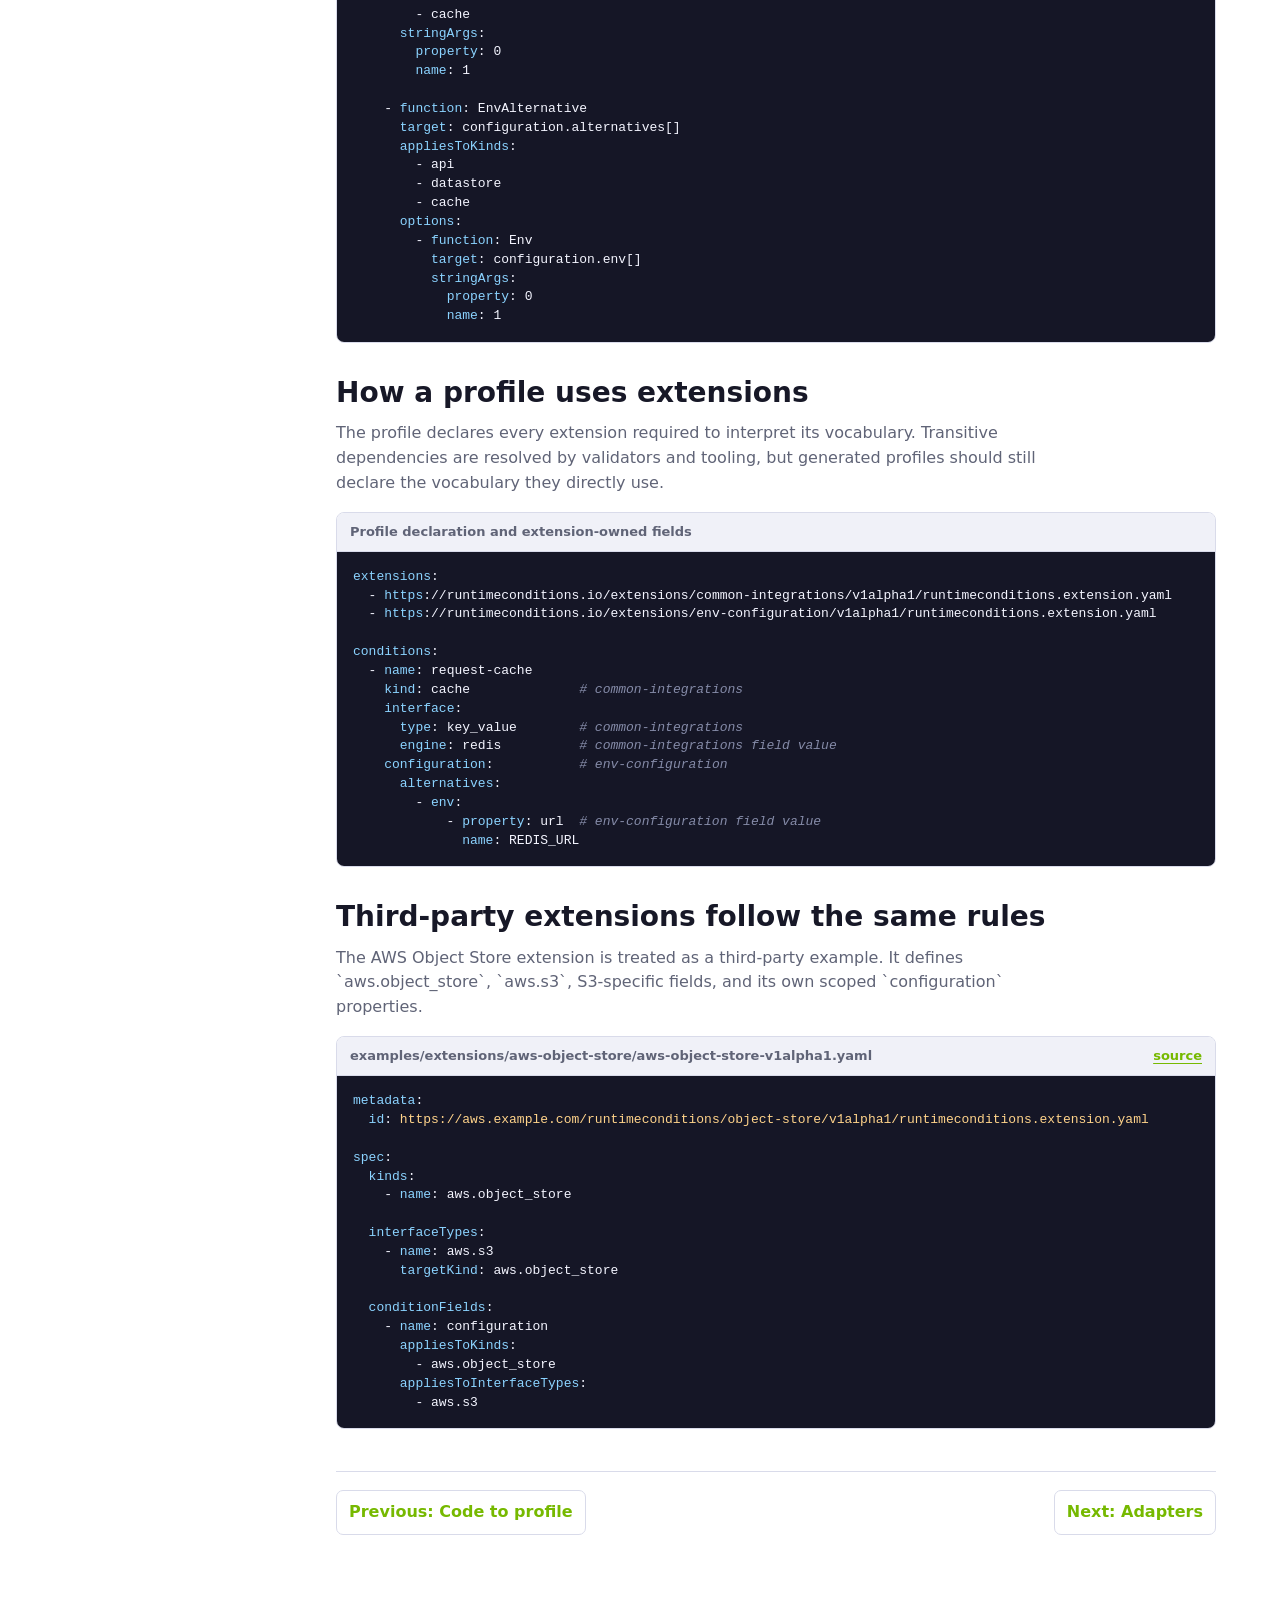
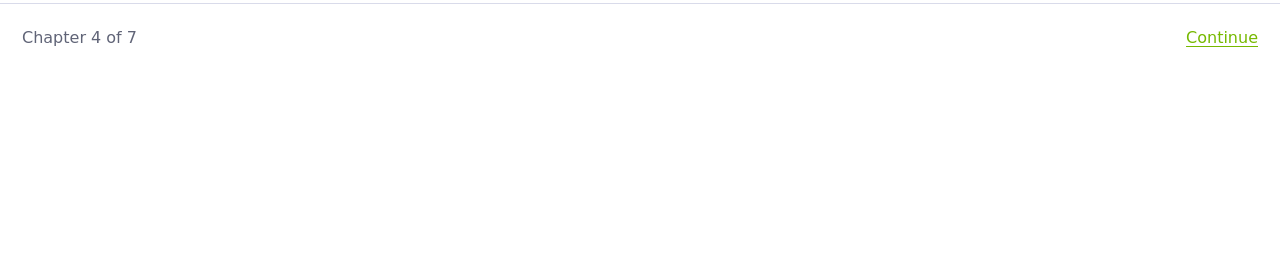
<file: site/extensions.html>
<!doctype html>
<html lang="en">
  <head>
    <meta charset="utf-8" />
    <meta name="viewport" content="width=device-width, initial-scale=1" />
    <title>Extensions | Runtime Conditions</title>
    <link rel="stylesheet" href="assets/styles.css" />
  </head>
  <body>
    <header class="site-header">
      <div class="header-inner">
        <a class="brand" href="index.html"><span class="brand-mark">RC</span> Runtime Conditions</a>
        <nav class="top-links" aria-label="Top links">
          <a href="https://github.com/colinjlacy/runtime-conditions-profiles/blob/main/docs/sixth-draft.md">Current Draft</a>
          <a href="https://github.com/colinjlacy/runtime-conditions-profiles/blob/main/demos/README.md">Run Demo</a>
          <a href="reference.html">Source Map</a>
        </nav>
      </div>
    </header>

    <div class="guide-layout">
      <aside class="sidebar" aria-label="Guide chapters">
        <p class="sidebar-title">Reader Guide</p>
        <ol class="chapter-list">
          <li><a href="index.html"><span class="num">00</span><span>Start here</span></a></li>
          <li><a href="concepts.html"><span class="num">01</span><span>Core concepts</span></a></li>
          <li><a href="spec.html"><span class="num">02</span><span>Profile shape</span></a></li>
          <li><a href="developers.html"><span class="num">03</span><span>Code to profile</span></a></li>
          <li><a aria-current="page" href="extensions.html"><span class="num">04</span><span>Extensions</span></a></li>
          <li><a href="platform.html"><span class="num">05</span><span>Adapters</span></a></li>
          <li><a href="demo.html"><span class="num">06</span><span>Run the demo</span></a></li>
          <li><a href="reference.html"><span class="num">07</span><span>Reference</span></a></li>
        </ol>
      </aside>

      <main class="content">
        <p class="chapter-label">Chapter 4</p>
        <h1 class="page-title">Extensions add vocabulary and validation to the core.</h1>
        <p class="intro">
          The core profile shape is intentionally small. Extensions define the concrete words that make a profile useful: kinds, interface types, fields, field values, and JSON Schema validation.
        </p>

        <section class="section">
          <h2>What an extension owns</h2>
          <div class="table-wrap">
            <table>
              <thead>
                <tr><th>Extension Part</th><th>What It Does</th><th>Example</th></tr>
              </thead>
              <tbody>
                <tr><td>`dependencies`</td><td>References vocabulary owned by other extensions.</td><td>`https://runtimeconditions.io/extensions/common-integrations/v1alpha1/runtimeconditions.extension.yaml`</td></tr>
                <tr><td>`kinds`</td><td>Defines Condition categories.</td><td>`api`, `datastore`, `cache`</td></tr>
                <tr><td>`interfaceTypes`</td><td>Defines valid interface types for a kind.</td><td>`http` for `api`, `key_value` for `cache`</td></tr>
                <tr><td>`conditionFields`</td><td>Defines extension-owned fields on Conditions.</td><td>`configuration`</td></tr>
                <tr><td>`interfaceFields`</td><td>Defines extension-owned fields inside `interface`.</td><td>`interface.engine`, `interface.operations`</td></tr>
                <tr><td>`fieldValues`</td><td>Defines allowed values for extension-owned fields.</td><td>`redis`, `memcached`, `GET`, `POST`</td></tr>
                <tr><td>`schemas`</td><td>Defines machine-readable validation.</td><td>JSON Schema for HTTP API Conditions</td></tr>
              </tbody>
            </table>
          </div>
        </section>

        <section class="section">
          <h2>Choosing vocabulary keywords</h2>
          <p class="short">
            Each extension keyword answers a different authoring question. Use the smallest keyword that owns the vocabulary you are adding, then use schemas for shape.
          </p>
          <div class="table-wrap">
            <table>
              <thead>
                <tr><th>Author wants to</th><th>Use</th><th>Result</th></tr>
              </thead>
              <tbody>
                <tr><td>Add a Condition category</td><td>`kinds`</td><td>`kind: aws.object_store`</td></tr>
                <tr><td>Add an interface type for a kind</td><td>`interfaceTypes`</td><td>`interface.type: aws.s3`</td></tr>
                <tr><td>Add a top-level Condition field</td><td>`conditionFields`</td><td>`configuration`, `trust`, `access`</td></tr>
                <tr><td>Add a field inside `interface`</td><td>`interfaceFields`</td><td>`interface.engine`, `interface.bucketClass`</td></tr>
                <tr><td>Define portable value choices</td><td>`fieldValues`</td><td>`redis`, `standard`, `GET`</td></tr>
                <tr><td>Validate object shape</td><td>`schemas`</td><td>Required properties, arrays, conditional rules</td></tr>
              </tbody>
            </table>
          </div>
          <div class="example">
            <div class="example-title">Top-level field vs interface field</div>
            <pre><code>conditionFields:
  - name: configuration
    appliesToKinds:
      - cache
    appliesToInterfaceTypes:
      - key_value

interfaceFields:
  - name: engine
    targetKind: cache
    targetType: key_value</code></pre>
          </div>
        </section>

        <section class="section">
          <h2>Field paths point to owned fields</h2>
          <p class="short">
            `fieldValues` names allowed values for a field path. It does not create the field; the path must resolve to `interface.type`, an `interfaceFields` entry, or a scoped `conditionFields` entry.
          </p>
          <div class="example">
            <div class="example-title">Interface path</div>
            <pre><code>interfaceFields:
  - name: bucketClass
    targetKind: aws.object_store
    targetType: aws.s3

fieldValues:
  - field: interface.bucketClass
    targetKind: aws.object_store
    targetType: aws.s3
    values:
      - standard
      - archive</code></pre>
          </div>
          <div class="example">
            <div class="example-title">Condition field path with array traversal</div>
            <pre><code>conditionFields:
  - name: configuration
    appliesToKinds:
      - cache
    appliesToInterfaceTypes:
      - key_value

fieldValues:
  - field: configuration.env[].property
    targetKind: cache
    targetType: key_value
    values:
      - url
      - hostname
      - port</code></pre>
          </div>
        </section>

        <section class="section">
          <h2>First-party extension: Common Integrations</h2>
          <p class="short">
            The Common Integrations extension defines standard integration vocabulary for APIs, datastores, and caches. Profiles that use `kind: cache` or `interface.type: http` depend on this extension.
          </p>
          <div class="example">
            <div class="example-title">
              <span>extensions/common-integrations/common-integrations-v1alpha1.yaml</span>
              <a href="https://github.com/colinjlacy/runtime-conditions-profiles/blob/main/extensions/common-integrations/common-integrations-v1alpha1.yaml">source</a>
            </div>
            <pre><code>metadata:
  id: https://runtimeconditions.io/extensions/common-integrations/v1alpha1/runtimeconditions.extension.yaml

spec:
  kinds:
    - name: api
    - name: datastore
    - name: cache

  interfaceTypes:
    - name: http
      targetKind: api
    - name: key_value
      targetKind: cache</code></pre>
          </div>
        </section>

        <section class="section">
          <h2>Field values make vocabulary deterministic</h2>
          <p class="short">
            The extension does not merely say an engine field may exist. It also owns the shared values that validators and adapters can rely on.
          </p>
          <div class="example">
            <div class="example-title">Cache engine values</div>
            <pre><code>fieldValues:
  - field: interface.engine
    targetKind: cache
    targetType: key_value
    values:
      - redis
      - memcached</code></pre>
          </div>
          <div class="example">
            <div class="example-title">HTTP method values</div>
            <pre><code>fieldValues:
  - field: interface.operations[].method
    targetKind: api
    targetType: http
    values:
      - GET
      - HEAD
      - POST
      - PUT
      - PATCH
      - DELETE
      - OPTIONS
      - TRACE</code></pre>
          </div>
        </section>

        <section class="section">
          <h2>Extensions define JSON Schema validation</h2>
          <p class="short">
            Schema rules make extension validation portable. The validator can evaluate the profile without interpreting prose.
          </p>
          <div class="example">
            <div class="example-title">HTTP API schema excerpt</div>
            <pre><code>schemas:
  - id: api-http-interface
    appliesToKind: api
    appliesToInterfaceType: http
    description: Validates HTTP API integration conditions.
    schema:
      type: object
      required:
        - kind
        - interface
      properties:
        kind:
          const: api
        interface:
          type: object
          required:
            - type
          properties:
            type:
              const: http
            operations:
              type: array
              items:
                required:
                  - method
                  - path</code></pre>
          </div>
        </section>

        <section class="section">
          <h2>First-party extension: Environment Configuration</h2>
          <p class="short">
            The Environment Configuration extension adds the `configuration` field to common integration Conditions. It depends on Common Integrations and scopes its field to common-owned kinds and interface types.
          </p>
          <div class="example">
            <div class="example-title">
              <span>extensions/env-configuration/env-configuration-v1alpha1.yaml</span>
              <a href="https://github.com/colinjlacy/runtime-conditions-profiles/blob/main/extensions/env-configuration/env-configuration-v1alpha1.yaml">source</a>
            </div>
            <pre><code>spec:
  dependencies:
    - https://runtimeconditions.io/extensions/common-integrations/v1alpha1/runtimeconditions.extension.yaml

  conditionFields:
    - name: configuration
      appliesToKinds:
        - api
      appliesToInterfaceTypes:
        - http
    - name: configuration
      appliesToKinds:
        - datastore
      appliesToInterfaceTypes:
        - relational
        - document
    - name: configuration
      appliesToKinds:
        - cache
      appliesToInterfaceTypes:
        - key_value

  fieldValues:
    - field: configuration.env[].property
      targetKind: cache
      targetType: key_value
      values:
        - url
        - hostname
        - port
        - username
        - password
        - token</code></pre>
          </div>
        </section>

        <section class="section">
          <h2>Declaration packages follow ownership</h2>
          <p class="short">
            Common declarations come from `common-integrations/go`. Environment configuration contributes typed options from `env-configuration/go`.
            The binding manifest is first-party generator metadata; it does not define extension vocabulary.
          </p>
          <div class="example">
            <div class="example-title">Dual-import declaration code</div>
            <pre><code>import (
  common "github.com/colinjlacy/runtime-conditions-profiles/extensions/common-integrations/go"
  env "github.com/colinjlacy/runtime-conditions-profiles/extensions/env-configuration/go"
)

common.Cache("request-cache",
  common.KeyValue(common.Redis),
  env.EnvAlternative(env.Env("url", "REDIS_URL")),
)</code></pre>
          </div>
          <div class="example">
            <div class="example-title">Option-only binding manifest</div>
            <pre><code>apiVersion: runtimeconditions.io/v1alpha1
kind: RuntimeConditionsBinding

metadata:
  extension: https://runtimeconditions.io/extensions/env-configuration/v1alpha1/runtimeconditions.extension.yaml
  language: go

go:
  importPath: github.com/colinjlacy/runtime-conditions-profiles/extensions/env-configuration/go
  package: envconfiguration

  options:
    - function: Env
      target: configuration.env[]
      appliesToKinds:
        - api
        - datastore
        - cache
      stringArgs:
        property: 0
        name: 1

    - function: EnvAlternative
      target: configuration.alternatives[]
      appliesToKinds:
        - api
        - datastore
        - cache
      options:
        - function: Env
          target: configuration.env[]
          stringArgs:
            property: 0
            name: 1</code></pre>
          </div>
        </section>

        <section class="section">
          <h2>How a profile uses extensions</h2>
          <p class="short">
            The profile declares every extension required to interpret its vocabulary. Transitive dependencies are resolved by validators and tooling, but generated profiles should still declare the vocabulary they directly use.
          </p>
          <div class="example">
            <div class="example-title">Profile declaration and extension-owned fields</div>
            <pre><code>extensions:
  - https://runtimeconditions.io/extensions/common-integrations/v1alpha1/runtimeconditions.extension.yaml
  - https://runtimeconditions.io/extensions/env-configuration/v1alpha1/runtimeconditions.extension.yaml

conditions:
  - name: request-cache
    kind: cache              # common-integrations
    interface:
      type: key_value        # common-integrations
      engine: redis          # common-integrations field value
    configuration:           # env-configuration
      alternatives:
        - env:
            - property: url  # env-configuration field value
              name: REDIS_URL</code></pre>
          </div>
        </section>

        <section class="section">
          <h2>Third-party extensions follow the same rules</h2>
          <p class="short">
            The AWS Object Store extension is treated as a third-party example. It defines `aws.object_store`, `aws.s3`, S3-specific fields, and its own scoped `configuration` properties.
          </p>
          <div class="example">
            <div class="example-title">
              <span>examples/extensions/aws-object-store/aws-object-store-v1alpha1.yaml</span>
              <a href="https://github.com/colinjlacy/runtime-conditions-profiles/blob/main/examples/extensions/aws-object-store/aws-object-store-v1alpha1.yaml">source</a>
            </div>
            <pre><code>metadata:
  id: https://aws.example.com/runtimeconditions/object-store/v1alpha1/runtimeconditions.extension.yaml

spec:
  kinds:
    - name: aws.object_store

  interfaceTypes:
    - name: aws.s3
      targetKind: aws.object_store

  conditionFields:
    - name: configuration
      appliesToKinds:
        - aws.object_store
      appliesToInterfaceTypes:
        - aws.s3</code></pre>
          </div>
        </section>

        <nav class="page-nav" aria-label="Page navigation">
          <a href="developers.html">Previous: Code to profile</a>
          <a href="platform.html">Next: Adapters</a>
        </nav>
      </main>
    </div>

    <footer class="footer">
      <div class="footer-inner">
        <span>Chapter 4 of 7</span>
        <a href="platform.html">Continue</a>
      </div>
    </footer>
    <script src="assets/syntax.js" defer></script>
  </body>
</html>
</file>
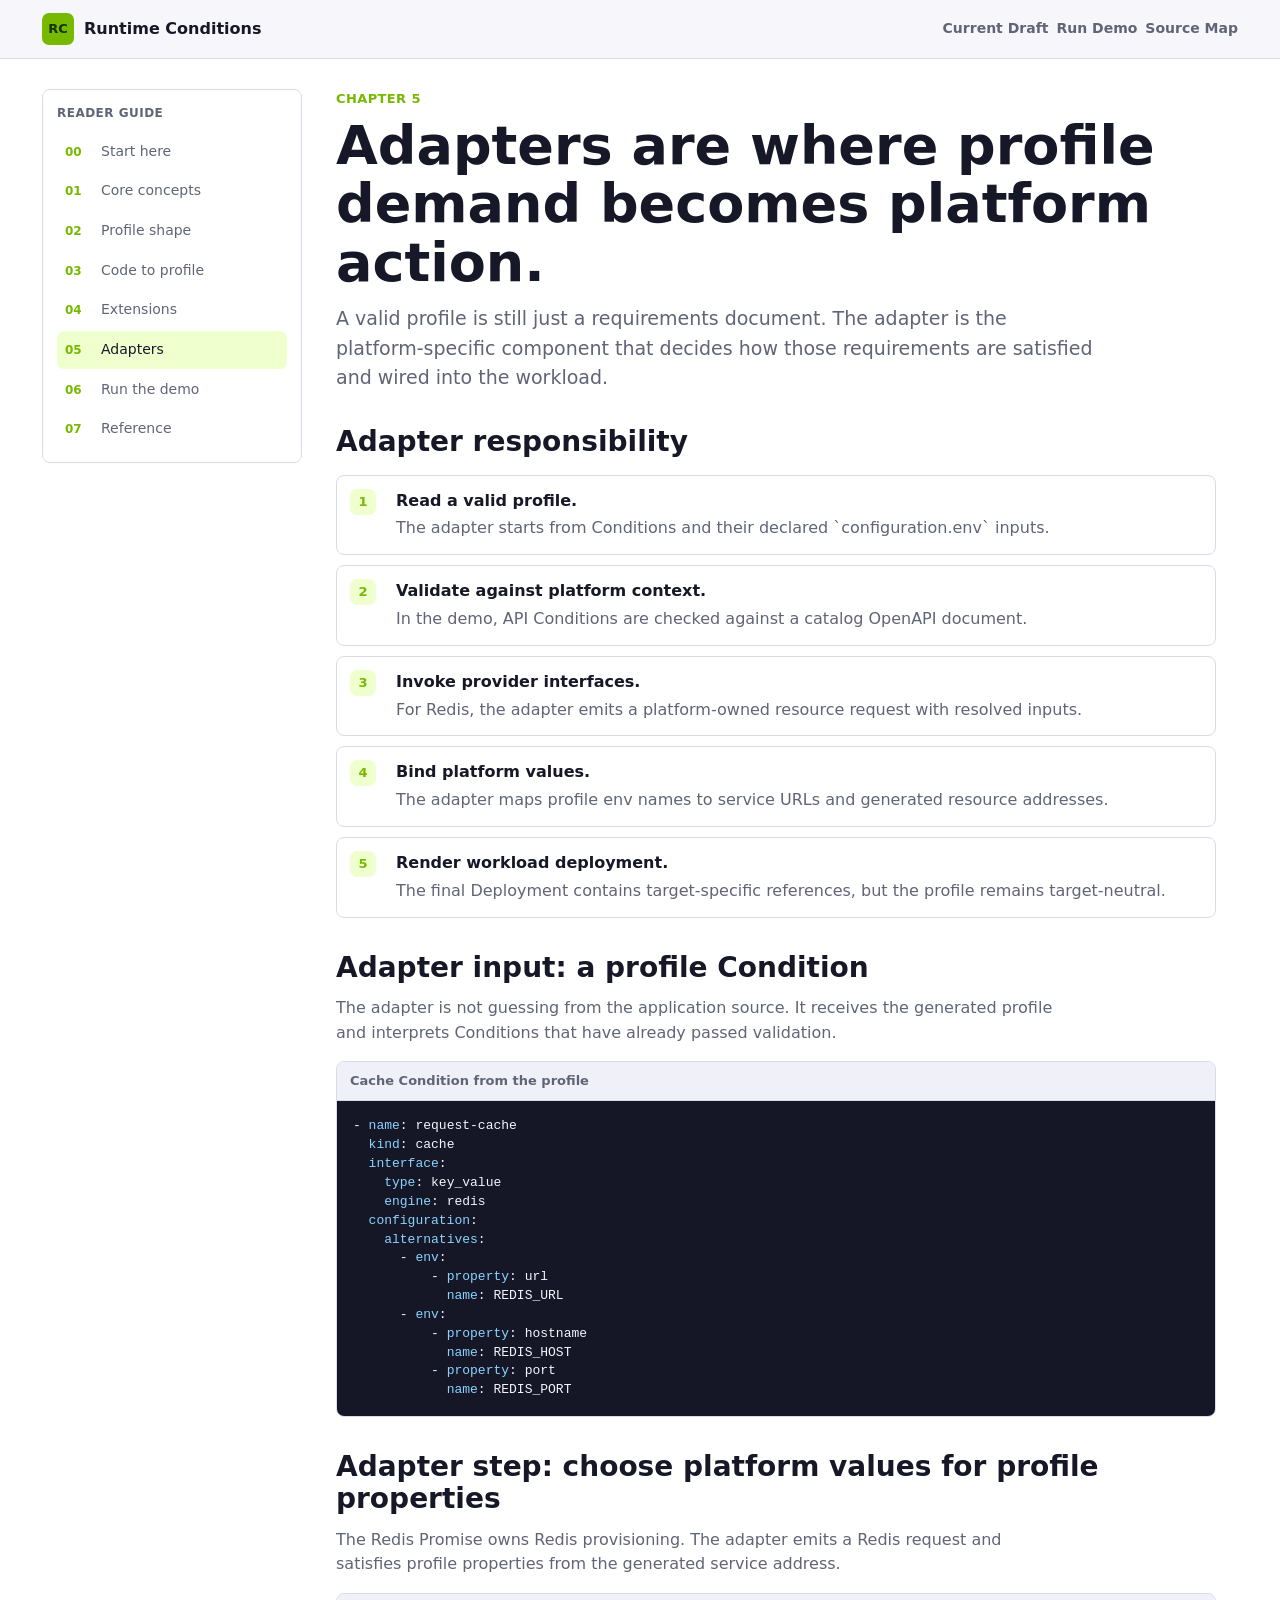
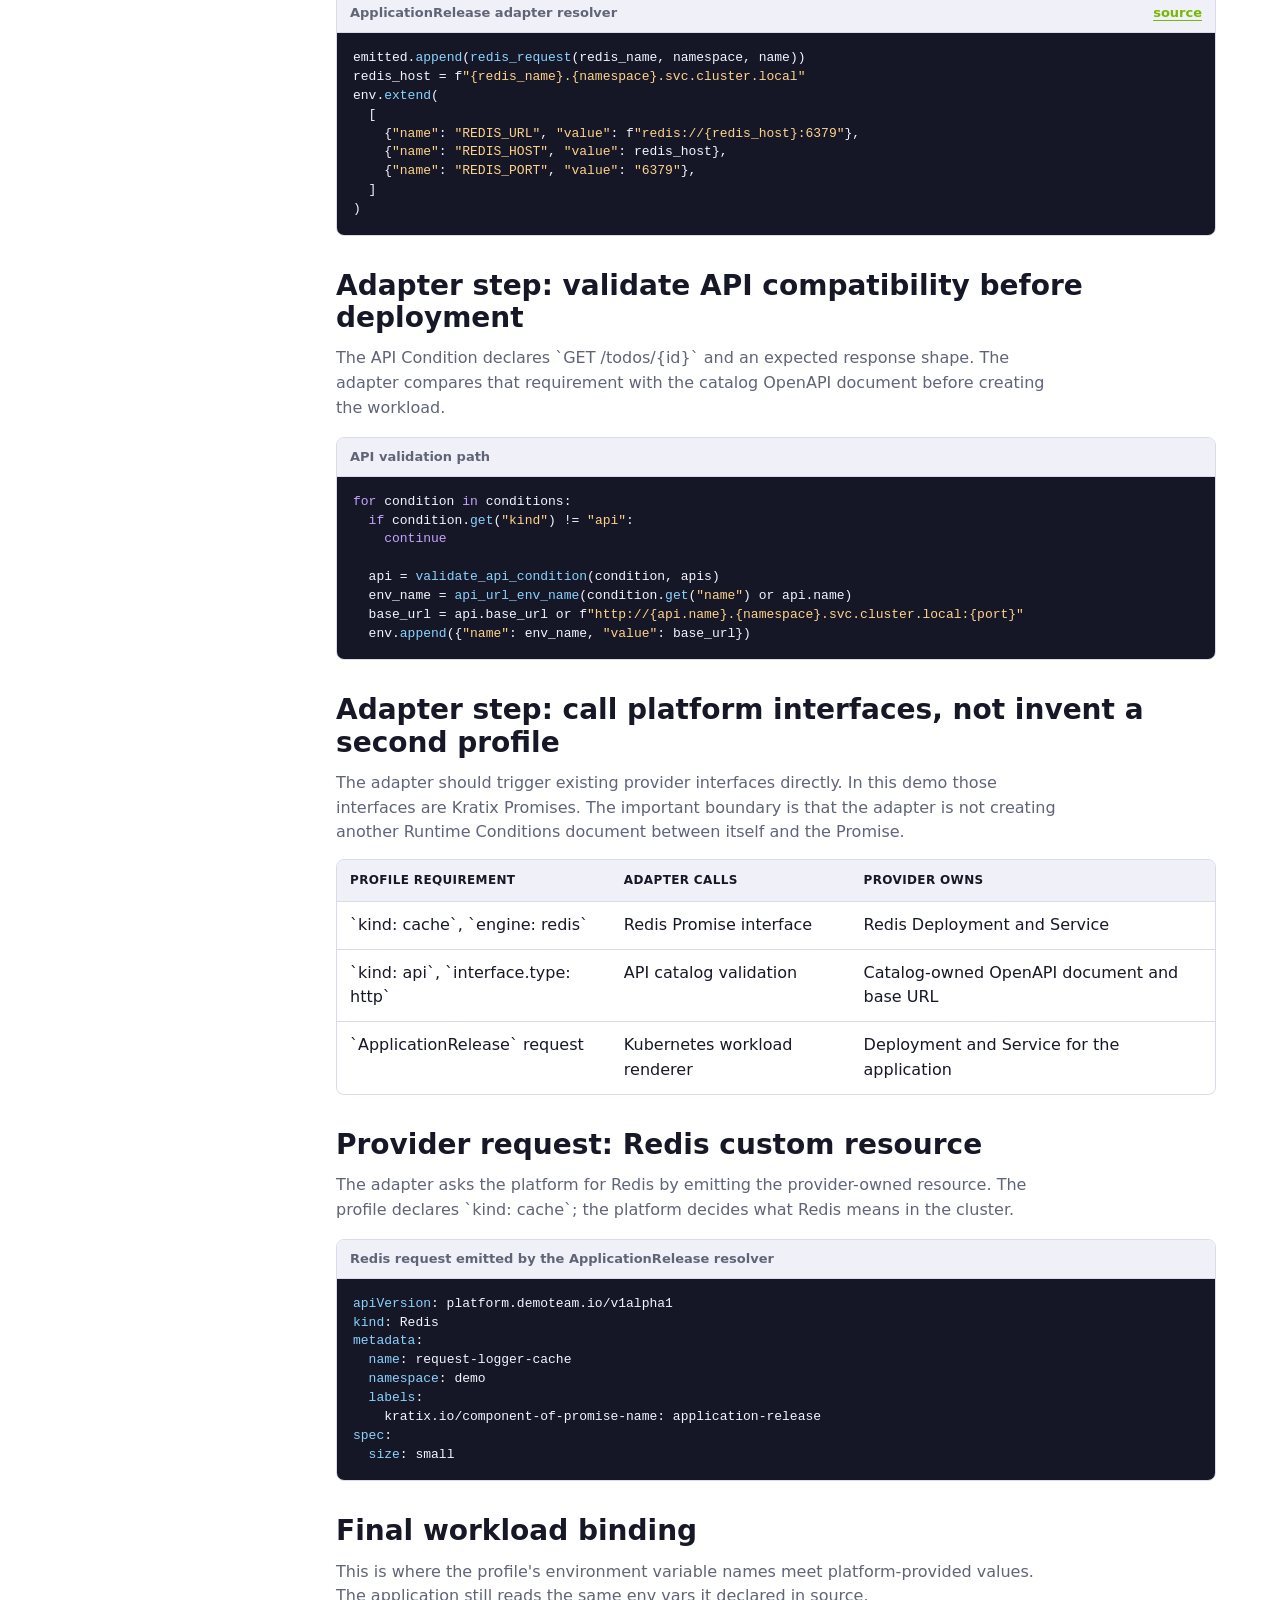
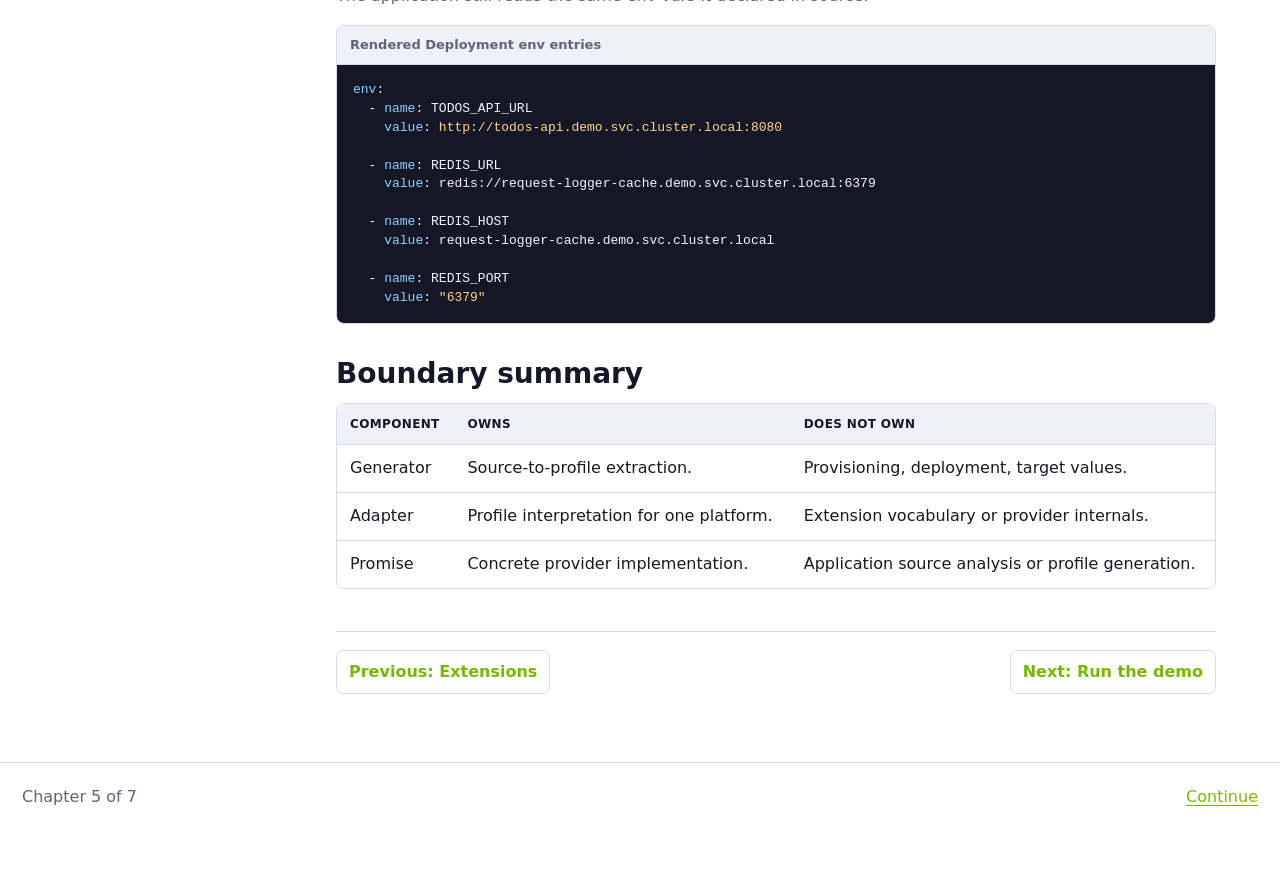
<file: site/platform.html>
<!doctype html>
<html lang="en">
  <head>
    <meta charset="utf-8" />
    <meta name="viewport" content="width=device-width, initial-scale=1" />
    <title>Adapters | Runtime Conditions</title>
    <link rel="stylesheet" href="assets/styles.css" />
  </head>
  <body>
    <header class="site-header">
      <div class="header-inner">
        <a class="brand" href="index.html"><span class="brand-mark">RC</span> Runtime Conditions</a>
        <nav class="top-links" aria-label="Top links">
          <a href="https://github.com/colinjlacy/runtime-conditions-profiles/blob/main/docs/fifth-draft.md">Current Draft</a>
          <a href="https://github.com/colinjlacy/runtime-conditions-profiles/blob/main/demos/README.md">Run Demo</a>
          <a href="reference.html">Source Map</a>
        </nav>
      </div>
    </header>

    <div class="guide-layout">
      <aside class="sidebar" aria-label="Guide chapters">
        <p class="sidebar-title">Reader Guide</p>
        <ol class="chapter-list">
          <li><a href="index.html"><span class="num">00</span><span>Start here</span></a></li>
          <li><a href="concepts.html"><span class="num">01</span><span>Core concepts</span></a></li>
          <li><a href="spec.html"><span class="num">02</span><span>Profile shape</span></a></li>
          <li><a href="developers.html"><span class="num">03</span><span>Code to profile</span></a></li>
          <li><a href="extensions.html"><span class="num">04</span><span>Extensions</span></a></li>
          <li><a aria-current="page" href="platform.html"><span class="num">05</span><span>Adapters</span></a></li>
          <li><a href="demo.html"><span class="num">06</span><span>Run the demo</span></a></li>
          <li><a href="reference.html"><span class="num">07</span><span>Reference</span></a></li>
        </ol>
      </aside>

      <main class="content">
        <p class="chapter-label">Chapter 5</p>
        <h1 class="page-title">Adapters are where profile demand becomes platform action.</h1>
        <p class="intro">
          A valid profile is still just a requirements document. The adapter is the platform-specific component that decides how those requirements are satisfied and wired into the workload.
        </p>

        <section class="section">
          <h2>Adapter responsibility</h2>
          <ol class="step-list">
            <li><span class="step-num">1</span><div><strong>Read a valid profile.</strong><span>The adapter starts from Conditions and their declared `configuration.env` inputs.</span></div></li>
            <li><span class="step-num">2</span><div><strong>Validate against platform context.</strong><span>In the demo, API Conditions are checked against a catalog OpenAPI document.</span></div></li>
            <li><span class="step-num">3</span><div><strong>Invoke provider interfaces.</strong><span>For Redis, the adapter emits a platform-owned resource request with resolved inputs.</span></div></li>
            <li><span class="step-num">4</span><div><strong>Bind platform values.</strong><span>The adapter maps profile env names to service URLs and generated resource addresses.</span></div></li>
            <li><span class="step-num">5</span><div><strong>Render workload deployment.</strong><span>The final Deployment contains target-specific references, but the profile remains target-neutral.</span></div></li>
          </ol>
        </section>

        <section class="section">
          <h2>Adapter input: a profile Condition</h2>
          <p class="short">
            The adapter is not guessing from the application source. It receives the generated profile and interprets Conditions that have already passed validation.
          </p>
          <div class="example">
            <div class="example-title">Cache Condition from the profile</div>
            <pre><code>- name: request-cache
  kind: cache
  interface:
    type: key_value
    engine: redis
  configuration:
    alternatives:
      - env:
          - property: url
            name: REDIS_URL
      - env:
          - property: hostname
            name: REDIS_HOST
          - property: port
            name: REDIS_PORT</code></pre>
          </div>
        </section>

        <section class="section">
          <h2>Adapter step: choose platform values for profile properties</h2>
          <p class="short">
            The Redis Promise owns Redis provisioning. The adapter emits a Redis request and satisfies profile properties from the generated service address.
          </p>
          <div class="example">
            <div class="example-title">
              <span>ApplicationRelease adapter resolver</span>
              <a href="https://github.com/colinjlacy/runtime-conditions-profiles/blob/main/demos/kratix/promises/application-release/pipeline/resolver.py">source</a>
            </div>
            <pre><code>emitted.append(redis_request(redis_name, namespace, name))
redis_host = f"{redis_name}.{namespace}.svc.cluster.local"
env.extend(
  [
    {"name": "REDIS_URL", "value": f"redis://{redis_host}:6379"},
    {"name": "REDIS_HOST", "value": redis_host},
    {"name": "REDIS_PORT", "value": "6379"},
  ]
)</code></pre>
          </div>
        </section>

        <section class="section">
          <h2>Adapter step: validate API compatibility before deployment</h2>
          <p class="short">
            The API Condition declares `GET /todos/{id}` and an expected response shape. The adapter compares that requirement with the catalog OpenAPI document before creating the workload.
          </p>
          <div class="example">
            <div class="example-title">API validation path</div>
            <pre><code>for condition in conditions:
  if condition.get("kind") != "api":
    continue

  api = validate_api_condition(condition, apis)
  env_name = api_url_env_name(condition.get("name") or api.name)
  base_url = api.base_url or f"http://{api.name}.{namespace}.svc.cluster.local:{port}"
  env.append({"name": env_name, "value": base_url})</code></pre>
          </div>
        </section>

        <section class="section">
          <h2>Adapter step: call platform interfaces, not invent a second profile</h2>
          <p class="short">
            The adapter should trigger existing provider interfaces directly. In this demo those interfaces are Kratix Promises. The important boundary is that the adapter is not creating another Runtime Conditions document between itself and the Promise.
          </p>
          <div class="table-wrap">
            <table>
              <thead>
                <tr><th>Profile Requirement</th><th>Adapter Calls</th><th>Provider Owns</th></tr>
              </thead>
              <tbody>
                <tr><td>`kind: cache`, `engine: redis`</td><td>Redis Promise interface</td><td>Redis Deployment and Service</td></tr>
                <tr><td>`kind: api`, `interface.type: http`</td><td>API catalog validation</td><td>Catalog-owned OpenAPI document and base URL</td></tr>
                <tr><td>`ApplicationRelease` request</td><td>Kubernetes workload renderer</td><td>Deployment and Service for the application</td></tr>
              </tbody>
            </table>
          </div>
        </section>

        <section class="section">
          <h2>Provider request: Redis custom resource</h2>
          <p class="short">
            The adapter asks the platform for Redis by emitting the provider-owned resource. The profile declares `kind: cache`; the platform decides what Redis means in the cluster.
          </p>
          <div class="example">
            <div class="example-title">
              <span>Redis request emitted by the ApplicationRelease resolver</span>
            </div>
            <pre><code>apiVersion: platform.demoteam.io/v1alpha1
kind: Redis
metadata:
  name: request-logger-cache
  namespace: demo
  labels:
    kratix.io/component-of-promise-name: application-release
spec:
  size: small</code></pre>
          </div>
        </section>

        <section class="section">
          <h2>Final workload binding</h2>
          <p class="short">
            This is where the profile's environment variable names meet platform-provided values. The application still reads the same env vars it declared in source.
          </p>
          <div class="example">
            <div class="example-title">Rendered Deployment env entries</div>
            <pre><code>env:
  - name: TODOS_API_URL
    value: http://todos-api.demo.svc.cluster.local:8080

  - name: REDIS_URL
    value: redis://request-logger-cache.demo.svc.cluster.local:6379

  - name: REDIS_HOST
    value: request-logger-cache.demo.svc.cluster.local

  - name: REDIS_PORT
    value: "6379"</code></pre>
          </div>
        </section>

        <section class="section">
          <h2>Boundary summary</h2>
          <div class="table-wrap">
            <table>
              <thead>
                <tr><th>Component</th><th>Owns</th><th>Does Not Own</th></tr>
              </thead>
              <tbody>
                <tr><td>Generator</td><td>Source-to-profile extraction.</td><td>Provisioning, deployment, target values.</td></tr>
                <tr><td>Adapter</td><td>Profile interpretation for one platform.</td><td>Extension vocabulary or provider internals.</td></tr>
                <tr><td>Promise</td><td>Concrete provider implementation.</td><td>Application source analysis or profile generation.</td></tr>
              </tbody>
            </table>
          </div>
        </section>

        <nav class="page-nav" aria-label="Page navigation">
          <a href="extensions.html">Previous: Extensions</a>
          <a href="demo.html">Next: Run the demo</a>
        </nav>
      </main>
    </div>

    <footer class="footer">
      <div class="footer-inner">
        <span>Chapter 5 of 7</span>
        <a href="demo.html">Continue</a>
      </div>
    </footer>
    <script src="assets/syntax.js" defer></script>
  </body>
</html>
</file>
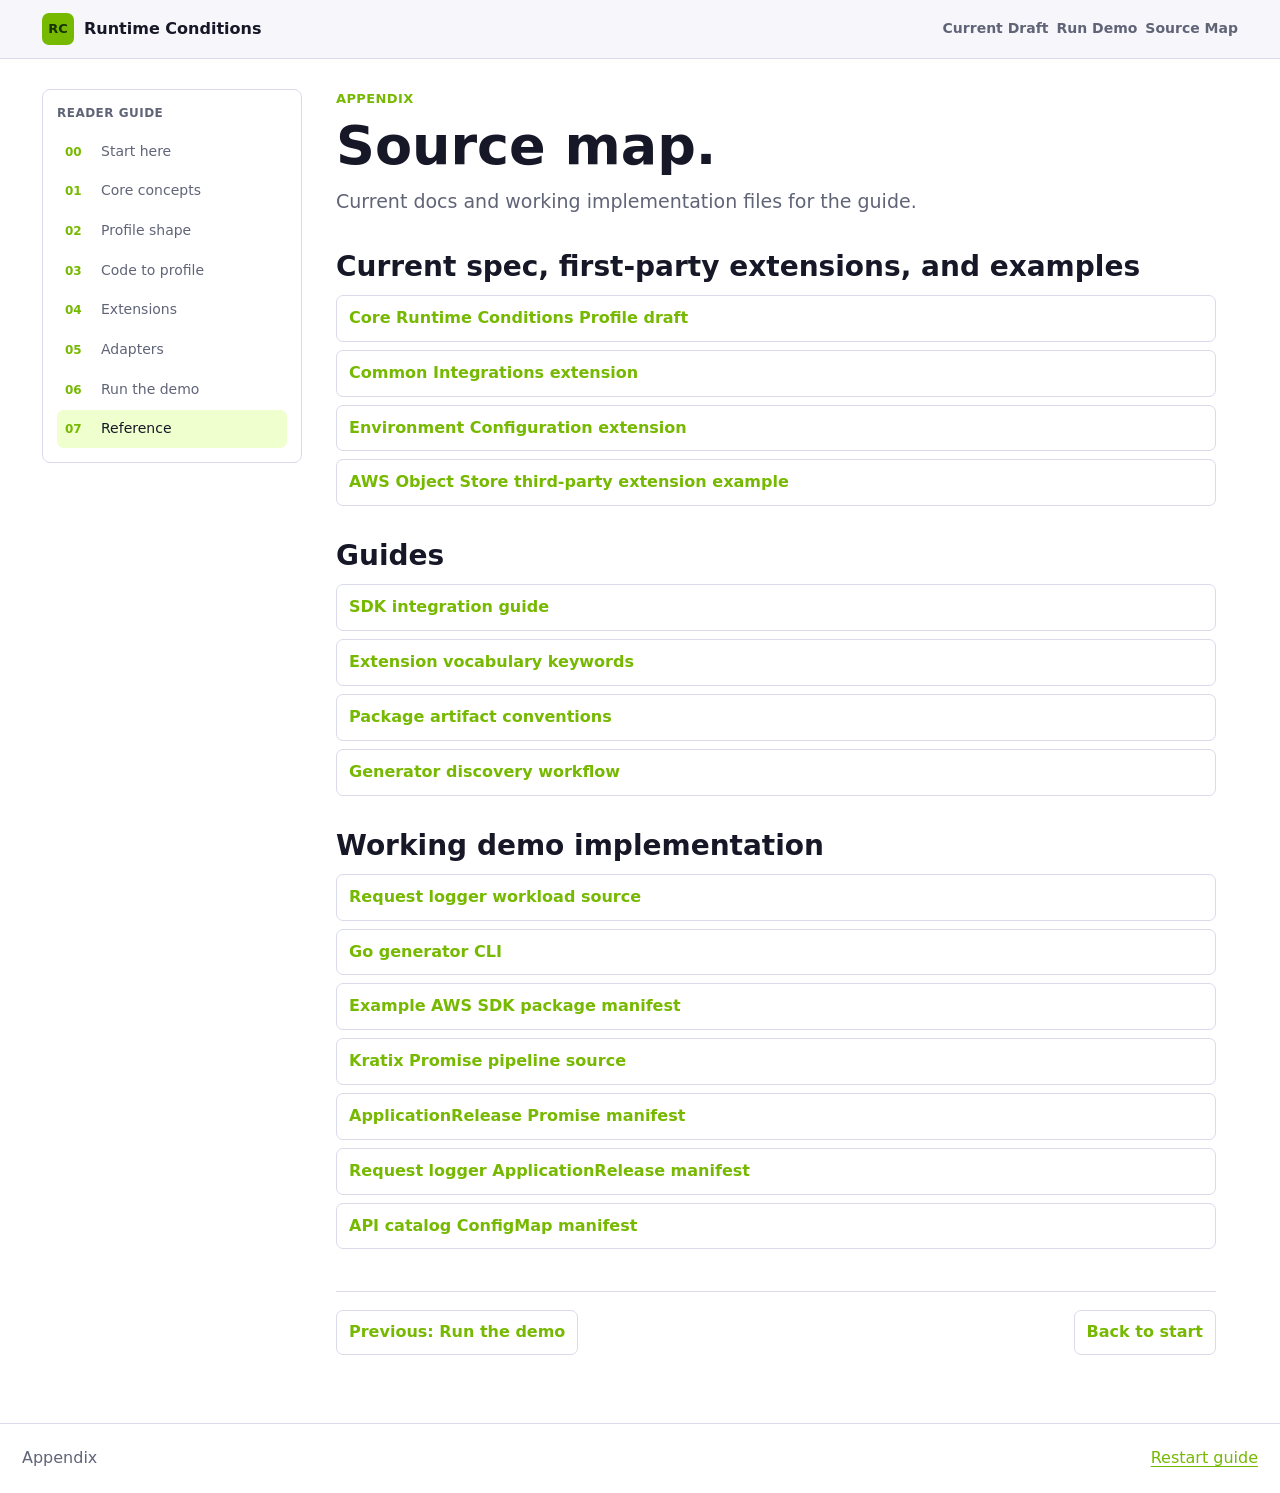
<file: site/reference.html>
<!doctype html>
<html lang="en">
  <head>
    <meta charset="utf-8" />
    <meta name="viewport" content="width=device-width, initial-scale=1" />
    <title>Reference | Runtime Conditions</title>
    <link rel="stylesheet" href="assets/styles.css" />
  </head>
  <body>
    <header class="site-header">
      <div class="header-inner">
        <a class="brand" href="index.html"><span class="brand-mark">RC</span> Runtime Conditions</a>
        <nav class="top-links" aria-label="Top links">
          <a href="https://github.com/colinjlacy/runtime-conditions-profiles/blob/main/docs/sixth-draft.md">Current Draft</a>
          <a href="https://github.com/colinjlacy/runtime-conditions-profiles/blob/main/demos/README.md">Run Demo</a>
          <a href="reference.html">Source Map</a>
        </nav>
      </div>
    </header>

    <div class="guide-layout">
      <aside class="sidebar" aria-label="Guide chapters">
        <p class="sidebar-title">Reader Guide</p>
        <ol class="chapter-list">
          <li><a href="index.html"><span class="num">00</span><span>Start here</span></a></li>
          <li><a href="concepts.html"><span class="num">01</span><span>Core concepts</span></a></li>
          <li><a href="spec.html"><span class="num">02</span><span>Profile shape</span></a></li>
          <li><a href="developers.html"><span class="num">03</span><span>Code to profile</span></a></li>
          <li><a href="extensions.html"><span class="num">04</span><span>Extensions</span></a></li>
          <li><a href="platform.html"><span class="num">05</span><span>Adapters</span></a></li>
          <li><a href="demo.html"><span class="num">06</span><span>Run the demo</span></a></li>
          <li><a aria-current="page" href="reference.html"><span class="num">07</span><span>Reference</span></a></li>
        </ol>
      </aside>

      <main class="content">
        <p class="chapter-label">Appendix</p>
        <h1 class="page-title">Source map.</h1>
        <p class="intro">
          Current docs and working implementation files for the guide.
        </p>

        <section class="section">
          <h2>Current spec, first-party extensions, and examples</h2>
          <ul class="link-list">
            <li><a href="https://github.com/colinjlacy/runtime-conditions-profiles/blob/main/docs/sixth-draft.md">Core Runtime Conditions Profile draft</a></li>
            <li><a href="https://github.com/colinjlacy/runtime-conditions-profiles/tree/main/extensions/common-integrations">Common Integrations extension</a></li>
            <li><a href="https://github.com/colinjlacy/runtime-conditions-profiles/tree/main/extensions/env-configuration">Environment Configuration extension</a></li>
            <li><a href="https://github.com/colinjlacy/runtime-conditions-profiles/tree/main/examples/extensions/aws-object-store">AWS Object Store third-party extension example</a></li>
          </ul>
        </section>

        <section class="section">
          <h2>Guides</h2>
          <ul class="link-list">
            <li><a href="https://github.com/colinjlacy/runtime-conditions-profiles/blob/main/docs/guides/sdk-integration-guide.md">SDK integration guide</a></li>
            <li><a href="https://github.com/colinjlacy/runtime-conditions-profiles/blob/main/docs/guides/extension-vocabulary-keywords.md">Extension vocabulary keywords</a></li>
            <li><a href="https://github.com/colinjlacy/runtime-conditions-profiles/blob/main/docs/guides/package-artifact-conventions.md">Package artifact conventions</a></li>
            <li><a href="https://github.com/colinjlacy/runtime-conditions-profiles/blob/main/docs/guides/generator-discovery-workflow.md">Generator discovery workflow</a></li>
          </ul>
        </section>

        <section class="section">
          <h2>Working demo implementation</h2>
          <ul class="link-list">
            <li><a href="https://github.com/colinjlacy/runtime-conditions-profiles/blob/main/demos/apps/request-logger-http/main.go">Request logger workload source</a></li>
            <li><a href="https://github.com/colinjlacy/runtime-conditions-profiles/tree/main/go/profiler">Go generator CLI</a></li>
            <li><a href="https://github.com/colinjlacy/runtime-conditions-profiles/tree/main/examples/sdks/aws-sdk-go-v2/service/s3">Example AWS SDK package manifest</a></li>
            <li><a href="https://github.com/colinjlacy/runtime-conditions-profiles/tree/main/demos/kratix/promises">Kratix Promise pipeline source</a></li>
            <li><a href="https://github.com/colinjlacy/runtime-conditions-profiles/blob/main/demos/kratix/manifests/promises/application-release.yaml">ApplicationRelease Promise manifest</a></li>
            <li><a href="https://github.com/colinjlacy/runtime-conditions-profiles/blob/main/demos/kratix/manifests/apps/request-logger-application-release.yaml">Request logger ApplicationRelease manifest</a></li>
            <li><a href="https://github.com/colinjlacy/runtime-conditions-profiles/blob/main/demos/kratix/manifests/catalog/todos-api-catalog.yaml">API catalog ConfigMap manifest</a></li>
          </ul>
        </section>

        <nav class="page-nav" aria-label="Page navigation">
          <a href="demo.html">Previous: Run the demo</a>
          <a href="index.html">Back to start</a>
        </nav>
      </main>
    </div>

    <footer class="footer">
      <div class="footer-inner">
        <span>Appendix</span>
        <a href="index.html">Restart guide</a>
      </div>
    </footer>
    <script src="assets/syntax.js" defer></script>
  </body>
</html>
</file>
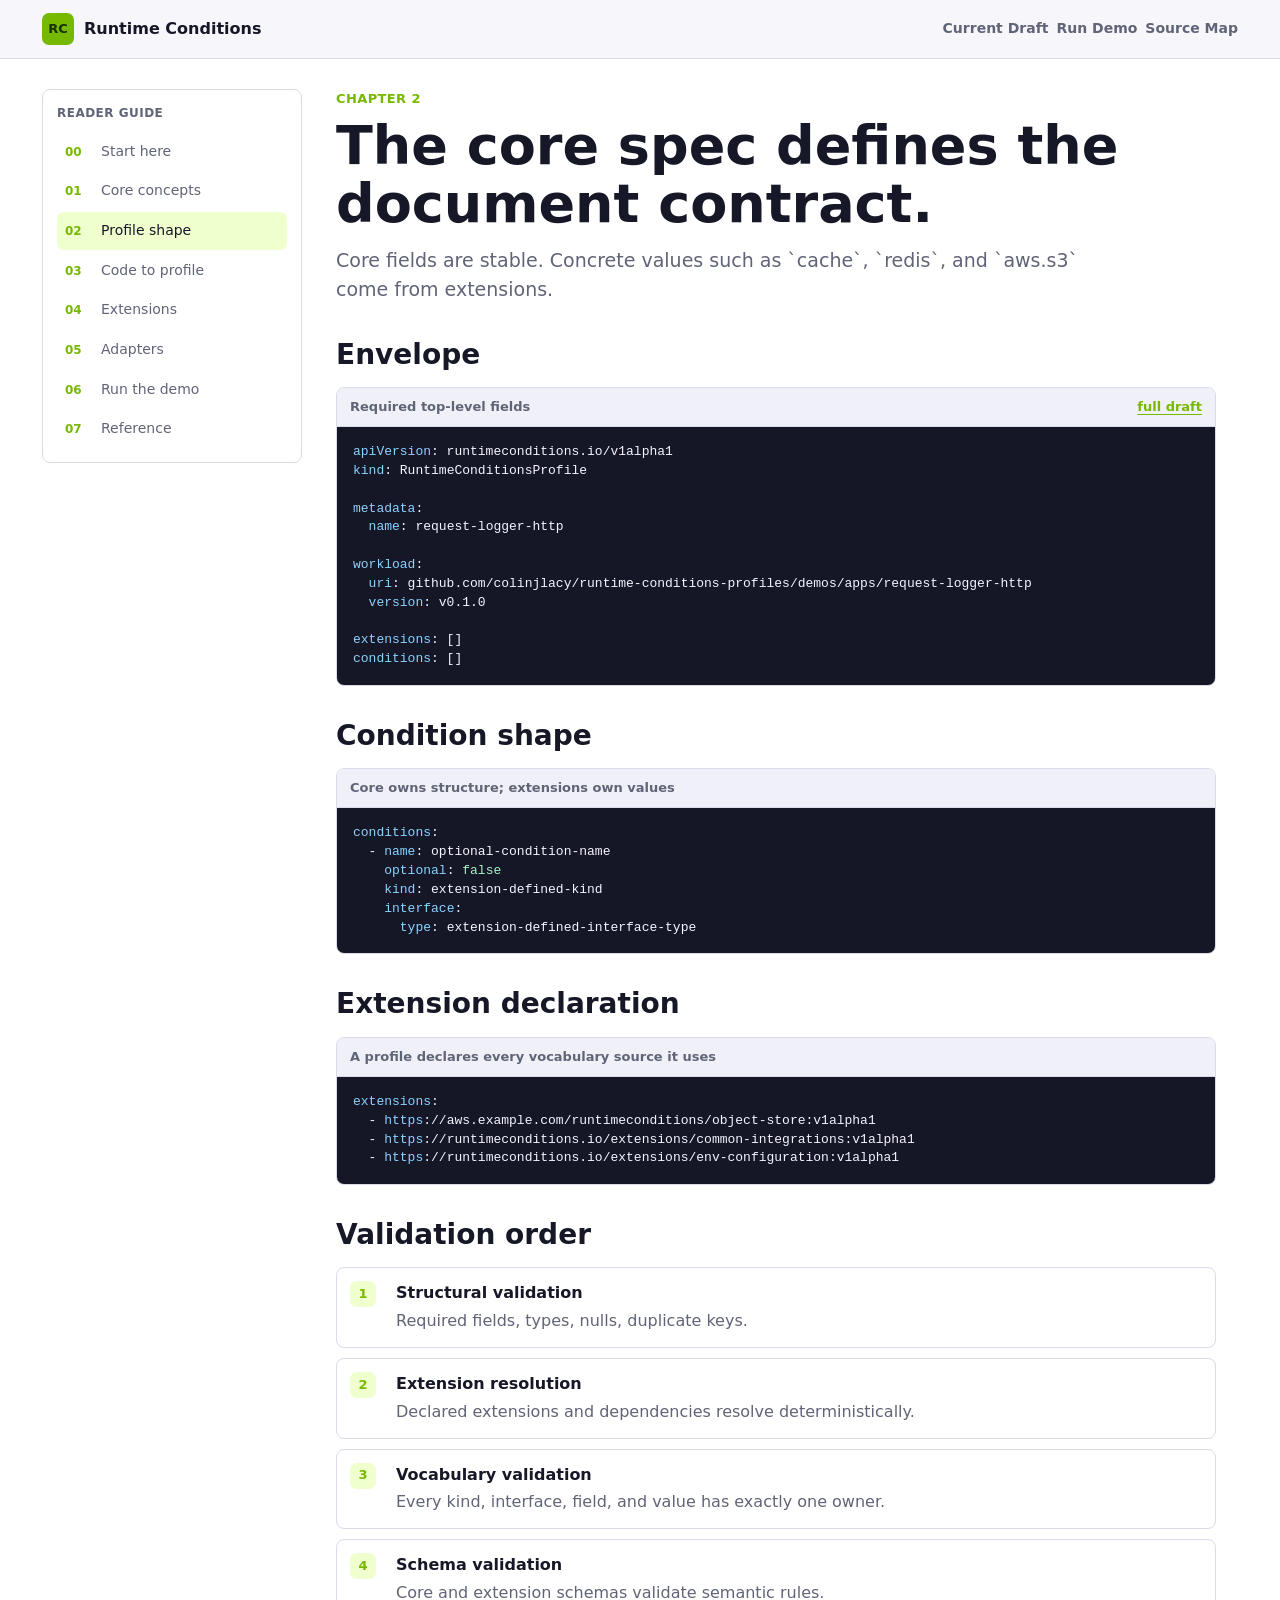
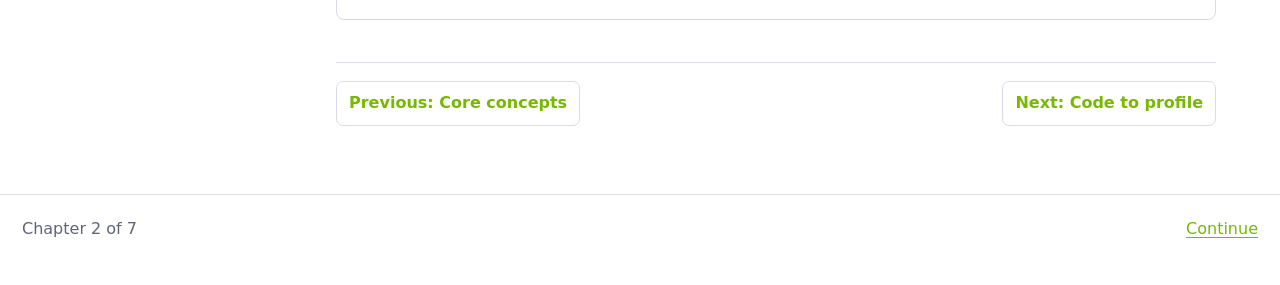
<file: site/spec.html>
<!doctype html>
<html lang="en">
  <head>
    <meta charset="utf-8" />
    <meta name="viewport" content="width=device-width, initial-scale=1" />
    <title>Profile Shape | Runtime Conditions</title>
    <link rel="stylesheet" href="assets/styles.css" />
  </head>
  <body>
    <header class="site-header">
      <div class="header-inner">
        <a class="brand" href="index.html"><span class="brand-mark">RC</span> Runtime Conditions</a>
        <nav class="top-links" aria-label="Top links">
          <a href="https://github.com/colinjlacy/runtime-conditions-profiles/blob/main/docs/fifth-draft.md">Current Draft</a>
          <a href="https://github.com/colinjlacy/runtime-conditions-profiles/blob/main/demos/README.md">Run Demo</a>
          <a href="reference.html">Source Map</a>
        </nav>
      </div>
    </header>

    <div class="guide-layout">
      <aside class="sidebar" aria-label="Guide chapters">
        <p class="sidebar-title">Reader Guide</p>
        <ol class="chapter-list">
          <li><a href="index.html"><span class="num">00</span><span>Start here</span></a></li>
          <li><a href="concepts.html"><span class="num">01</span><span>Core concepts</span></a></li>
          <li><a aria-current="page" href="spec.html"><span class="num">02</span><span>Profile shape</span></a></li>
          <li><a href="developers.html"><span class="num">03</span><span>Code to profile</span></a></li>
          <li><a href="extensions.html"><span class="num">04</span><span>Extensions</span></a></li>
          <li><a href="platform.html"><span class="num">05</span><span>Adapters</span></a></li>
          <li><a href="demo.html"><span class="num">06</span><span>Run the demo</span></a></li>
          <li><a href="reference.html"><span class="num">07</span><span>Reference</span></a></li>
        </ol>
      </aside>

      <main class="content">
        <p class="chapter-label">Chapter 2</p>
        <h1 class="page-title">The core spec defines the document contract.</h1>
        <p class="intro">
          Core fields are stable. Concrete values such as `cache`, `redis`, and `aws.s3` come from extensions.
        </p>

        <section class="section">
          <h2>Envelope</h2>
          <div class="example">
            <div class="example-title">
              <span>Required top-level fields</span>
              <a href="https://github.com/colinjlacy/runtime-conditions-profiles/blob/main/docs/fifth-draft.md">full draft</a>
            </div>
            <pre><code>apiVersion: runtimeconditions.io/v1alpha1
kind: RuntimeConditionsProfile

metadata:
  name: request-logger-http

workload:
  uri: github.com/colinjlacy/runtime-conditions-profiles/demos/apps/request-logger-http
  version: v0.1.0

extensions: []
conditions: []</code></pre>
          </div>
        </section>

        <section class="section">
          <h2>Condition shape</h2>
          <div class="example">
            <div class="example-title">Core owns structure; extensions own values</div>
            <pre><code>conditions:
  - name: optional-condition-name
    optional: false
    kind: extension-defined-kind
    interface:
      type: extension-defined-interface-type</code></pre>
          </div>
        </section>

        <section class="section">
          <h2>Extension declaration</h2>
          <div class="example">
            <div class="example-title">A profile declares every vocabulary source it uses</div>
            <pre><code>extensions:
  - https://aws.example.com/runtimeconditions/object-store:v1alpha1
  - https://runtimeconditions.io/extensions/common-integrations:v1alpha1
  - https://runtimeconditions.io/extensions/env-configuration:v1alpha1</code></pre>
          </div>
        </section>

        <section class="section">
          <h2>Validation order</h2>
          <ol class="step-list">
            <li><span class="step-num">1</span><div><strong>Structural validation</strong><span>Required fields, types, nulls, duplicate keys.</span></div></li>
            <li><span class="step-num">2</span><div><strong>Extension resolution</strong><span>Declared extensions and dependencies resolve deterministically.</span></div></li>
            <li><span class="step-num">3</span><div><strong>Vocabulary validation</strong><span>Every kind, interface, field, and value has exactly one owner.</span></div></li>
            <li><span class="step-num">4</span><div><strong>Schema validation</strong><span>Core and extension schemas validate semantic rules.</span></div></li>
          </ol>
        </section>

        <nav class="page-nav" aria-label="Page navigation">
          <a href="concepts.html">Previous: Core concepts</a>
          <a href="developers.html">Next: Code to profile</a>
        </nav>
      </main>
    </div>

    <footer class="footer">
      <div class="footer-inner">
        <span>Chapter 2 of 7</span>
        <a href="developers.html">Continue</a>
      </div>
    </footer>
    <script src="assets/syntax.js" defer></script>
  </body>
</html>
</file>
<file: site/assets/styles.css>
:root {
  color-scheme: light;
  /* --bg: #f7f7fb; */
  --surface: #ffffff;
  --surface-2: #f0f1f8;
  --ink: #171827;
  --muted: #606477;
  --line: #d9dbea;
  --accent: #76b900;
  --accent-2: #4f8f00;
  --accent-soft: #efffce;
  --accent-ink: #173300;
  --code-bg: #151626;
  --code-ink: #f4f5ff;
  --code-key: #8bd3ff;
  --code-string: #ffd38a;
  --code-value: #a7f3c6;
  --code-comment: #858ba8;
  --code-keyword: #c7a4ff;
  --code-type: #7dd3fc;
  --code-func: #f0abfc;
  --radius: 8px;
  font-family:
    Inter, ui-sans-serif, system-ui, -apple-system, BlinkMacSystemFont, "Segoe UI",
    sans-serif;
}

* {
  box-sizing: border-box;
}

html {
  scroll-behavior: smooth;
}

body {
  margin: 0;
  background: var(--bg);
  color: var(--ink);
  line-height: 1.55;
}

a {
  color: var(--accent);
  text-decoration-thickness: 1px;
  text-underline-offset: 3px;
}

a:hover {
  color: var(--accent-2);
}

.site-header {
  border-bottom: 1px solid var(--line);
  background: rgba(247, 247, 251, 0.96);
  backdrop-filter: blur(10px);
  position: sticky;
  top: 0;
  z-index: 20;
}

.header-inner {
  max-width: 1240px;
  margin: 0 auto;
  padding: 13px 22px;
  display: flex;
  align-items: center;
  justify-content: space-between;
  gap: 18px;
}

.brand {
  display: inline-flex;
  align-items: center;
  gap: 10px;
  color: var(--ink);
  font-weight: 760;
  text-decoration: none;
  white-space: nowrap;
}

.brand-mark {
  width: 32px;
  height: 32px;
  display: grid;
  place-items: center;
  border-radius: 7px;
  background: var(--accent);
  color: var(--accent-ink);
  font-size: 13px;
  letter-spacing: 0;
}

.top-links {
  display: flex;
  flex-wrap: wrap;
  justify-content: flex-end;
  gap: 8px;
  font-size: 14px;
}

.top-links a {
  color: var(--muted);
  font-weight: 650;
  text-decoration: none;
}

.top-links a:hover {
  color: var(--accent);
}

.guide-layout {
  max-width: 1240px;
  margin: 0 auto;
  display: grid;
  grid-template-columns: 260px minmax(0, 1fr);
  gap: 34px;
  padding: 30px 22px 68px;
}

.sidebar {
  position: sticky;
  top: 74px;
  align-self: start;
  border: 1px solid var(--line);
  border-radius: var(--radius);
  background: var(--surface);
  padding: 14px;
}

.sidebar-title {
  margin: 0 0 10px;
  color: var(--muted);
  font-size: 12px;
  font-weight: 780;
  letter-spacing: 0.04em;
  text-transform: uppercase;
}

.chapter-list {
  list-style: none;
  padding: 0;
  margin: 0;
  display: grid;
  gap: 2px;
}

.chapter-list a {
  display: grid;
  grid-template-columns: 28px 1fr;
  align-items: baseline;
  gap: 8px;
  padding: 8px;
  border-radius: 7px;
  color: var(--muted);
  text-decoration: none;
  font-size: 14px;
}

.chapter-list a:hover,
.chapter-list a[aria-current="page"] {
  background: var(--accent-soft);
  color: var(--ink);
}

.chapter-list .num {
  color: var(--accent);
  font-weight: 780;
  font-size: 12px;
}

.content {
  max-width: 880px;
}

.chapter-label {
  margin: 0 0 8px;
  color: var(--accent);
  font-size: 13px;
  font-weight: 780;
  letter-spacing: 0.03em;
  text-transform: uppercase;
}

.page-title {
  margin: 0 0 12px;
  font-size: clamp(34px, 5vw, 54px);
  line-height: 1.08;
  letter-spacing: 0;
}

.intro {
  margin: 0 0 22px;
  color: var(--muted);
  font-size: 19px;
  max-width: 760px;
}

.section {
  margin: 34px 0;
}

.section h2 {
  margin: 0 0 12px;
  font-size: 28px;
  line-height: 1.15;
  letter-spacing: 0;
}

.section h3 {
  margin: 0 0 8px;
  font-size: 19px;
  line-height: 1.2;
  letter-spacing: 0;
}

p {
  margin: 0 0 14px;
}

.short {
  color: var(--muted);
  max-width: 720px;
}

.example {
  margin: 16px 0;
  border: 1px solid var(--line);
  border-radius: var(--radius);
  overflow: hidden;
  background: var(--surface);
}

.example-title {
  display: flex;
  justify-content: space-between;
  align-items: center;
  gap: 12px;
  padding: 9px 13px;
  border-bottom: 1px solid var(--line);
  background: var(--surface-2);
  color: var(--muted);
  font-size: 13px;
  font-weight: 760;
}

.example-title a {
  font-weight: 650;
}

pre {
  margin: 0;
  padding: 16px;
  overflow-x: auto;
  background: var(--code-bg);
  color: var(--code-ink);
  font-size: 13px;
  line-height: 1.45;
}

pre .tok-key,
pre .tok-func {
  color: var(--code-key);
}

pre .tok-string {
  color: var(--code-string);
}

pre .tok-value {
  color: var(--code-value);
}

pre .tok-comment {
  color: var(--code-comment);
  font-style: italic;
}

pre .tok-keyword {
  color: var(--code-keyword);
}

pre .tok-type {
  color: var(--code-type);
}

pre .tok-command {
  color: var(--code-func);
}

code {
  font-family:
    "SFMono-Regular", Consolas, "Liberation Mono", Menlo, ui-monospace, monospace;
}

:not(pre) > code {
  padding: 2px 5px;
  border-radius: 5px;
  background: var(--surface-2);
  color: var(--ink);
  font-size: 0.92em;
}

.note {
  border-left: 4px solid var(--accent);
  border-radius: 0 var(--radius) var(--radius) 0;
  background: var(--surface);
  padding: 14px 16px;
}

.note p:last-child {
  margin-bottom: 0;
}

.step-list {
  list-style: none;
  margin: 16px 0;
  padding: 0;
  display: grid;
  gap: 10px;
}

.step-list li {
  display: grid;
  grid-template-columns: 34px 1fr;
  gap: 12px;
  align-items: start;
  border: 1px solid var(--line);
  border-radius: var(--radius);
  background: var(--surface);
  padding: 13px;
}

.step-list .step-num {
  display: grid;
  place-items: center;
  width: 26px;
  height: 26px;
  border-radius: 7px;
  background: var(--accent-soft);
  color: var(--accent);
  font-weight: 780;
  font-size: 13px;
}

.step-list strong {
  display: block;
  margin-bottom: 3px;
}

.step-list span {
  color: var(--muted);
}

.two-col {
  display: grid;
  grid-template-columns: repeat(2, minmax(0, 1fr));
  gap: 16px;
}

.mini-card {
  border: 1px solid var(--line);
  border-radius: var(--radius);
  background: var(--surface);
  padding: 14px;
}

.mini-card strong {
  display: block;
  margin-bottom: 6px;
}

.mini-card span {
  color: var(--muted);
}

.mini-card p:last-child {
  margin-bottom: 0;
}

.horizontal-list {
  list-style: none;
  margin: 16px 0;
  padding: 0;
  display: grid;
  grid-template-columns: repeat(3, minmax(0, 1fr));
  gap: 14px;
}

.table-wrap {
  overflow-x: auto;
  border: 1px solid var(--line);
  border-radius: var(--radius);
  background: var(--surface);
}

table {
  width: 100%;
  border-collapse: collapse;
  min-width: 680px;
}

th,
td {
  padding: 11px 13px;
  border-bottom: 1px solid var(--line);
  text-align: left;
  vertical-align: top;
}

th {
  background: var(--surface-2);
  font-size: 12px;
  letter-spacing: 0.03em;
  text-transform: uppercase;
}

tr:last-child td {
  border-bottom: 0;
}

.link-list {
  display: grid;
  gap: 8px;
  margin: 12px 0 0;
  padding: 0;
  list-style: none;
}

.link-list a {
  display: block;
  padding: 10px 12px;
  border: 1px solid var(--line);
  border-radius: 7px;
  background: var(--surface);
  text-decoration: none;
  font-weight: 680;
}

.page-nav {
  display: flex;
  justify-content: space-between;
  gap: 14px;
  margin-top: 42px;
  padding-top: 18px;
  border-top: 1px solid var(--line);
}

.page-nav a {
  display: inline-flex;
  min-height: 40px;
  align-items: center;
  border: 1px solid var(--line);
  border-radius: 7px;
  background: var(--surface);
  padding: 9px 12px;
  text-decoration: none;
  font-weight: 730;
}

.footer {
  border-top: 1px solid var(--line);
  color: var(--muted);
  padding: 22px;
}

.footer-inner {
  max-width: 1240px;
  margin: 0 auto;
  display: flex;
  justify-content: space-between;
  gap: 14px;
  flex-wrap: wrap;
}

@media (max-width: 920px) {
  .header-inner {
    align-items: flex-start;
    flex-direction: column;
  }

  .top-links {
    justify-content: flex-start;
  }

  .guide-layout {
    grid-template-columns: 1fr;
    gap: 22px;
  }

  .sidebar {
    position: static;
  }

  .chapter-list {
    grid-template-columns: repeat(2, minmax(0, 1fr));
  }

  .two-col {
    grid-template-columns: 1fr;
  }

  .horizontal-list {
    grid-template-columns: 1fr;
  }

}

@media (max-width: 560px) {
  .header-inner,
  .guide-layout,
  .footer {
    padding-left: 14px;
    padding-right: 14px;
  }

  .chapter-list {
    grid-template-columns: 1fr;
  }

  .page-title {
    font-size: 34px;
  }

  .intro {
    font-size: 17px;
  }

  .page-nav {
    flex-direction: column;
  }
}
</file>
